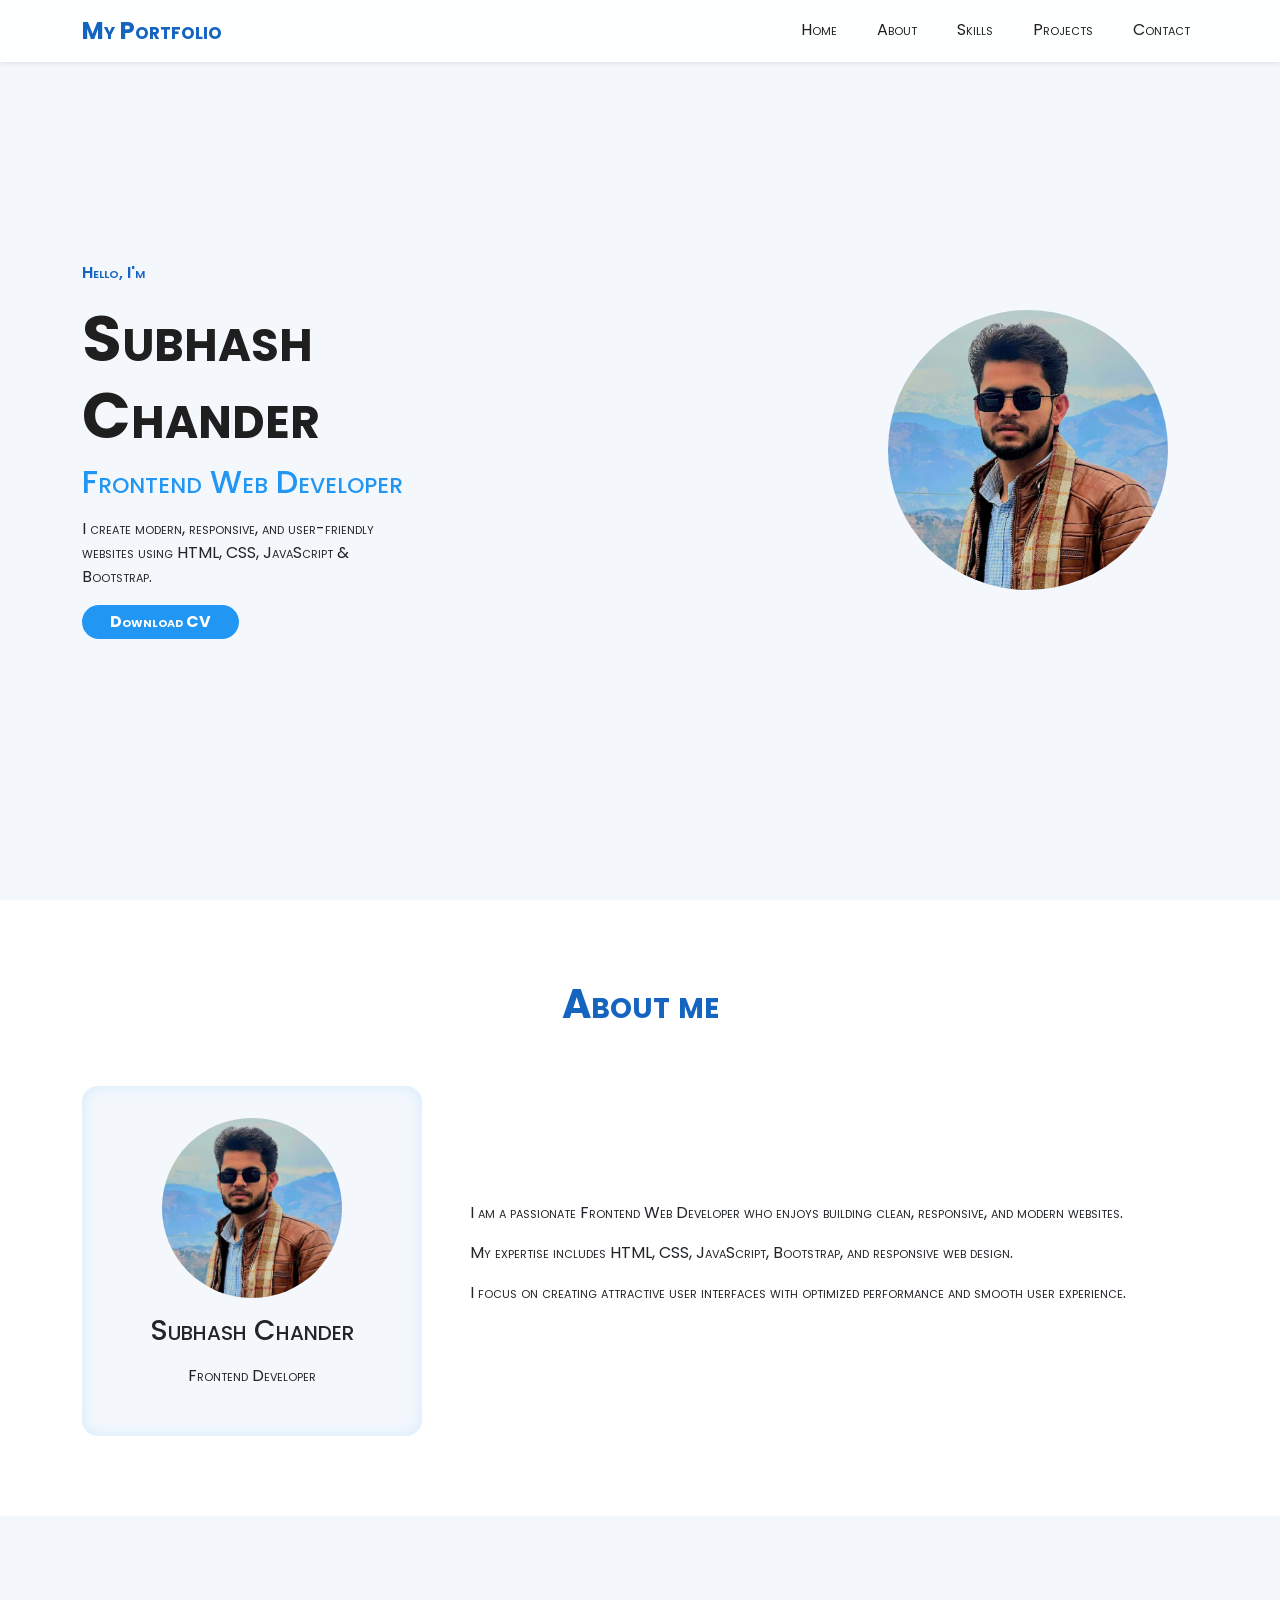
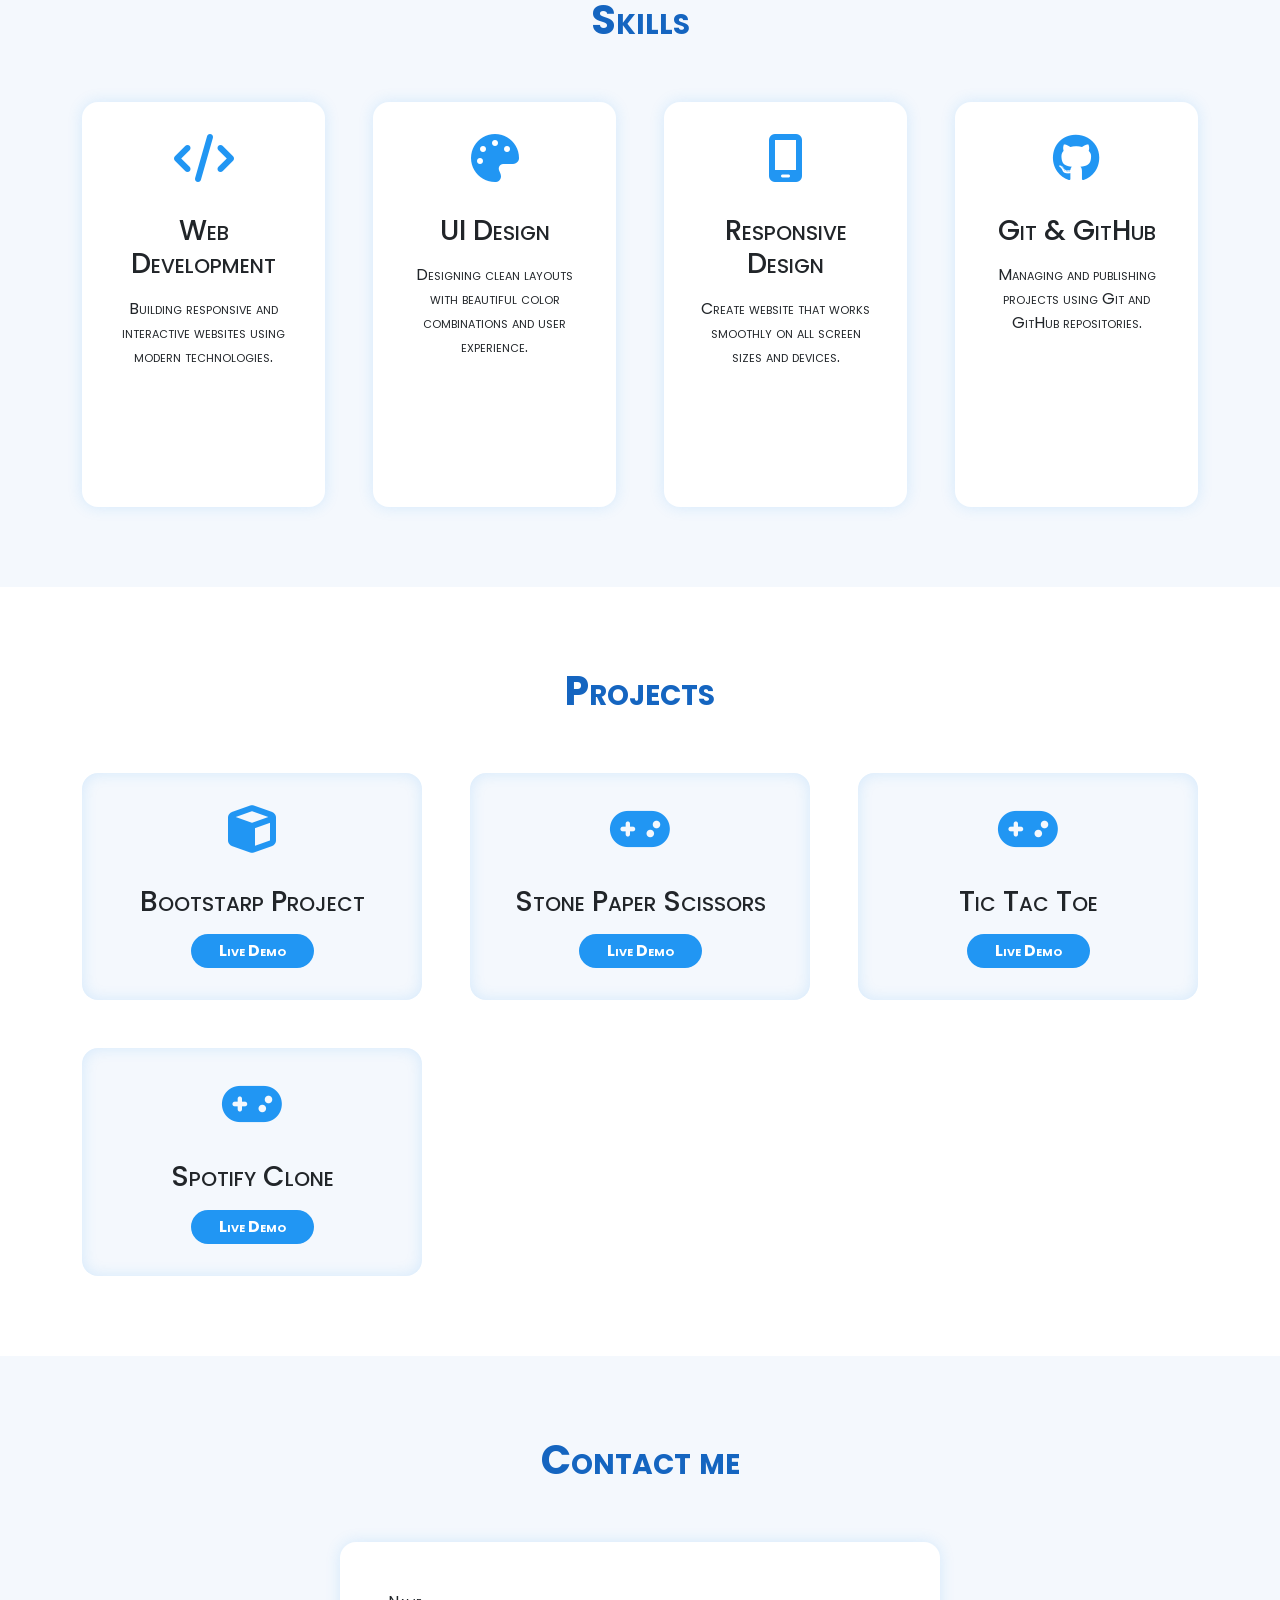
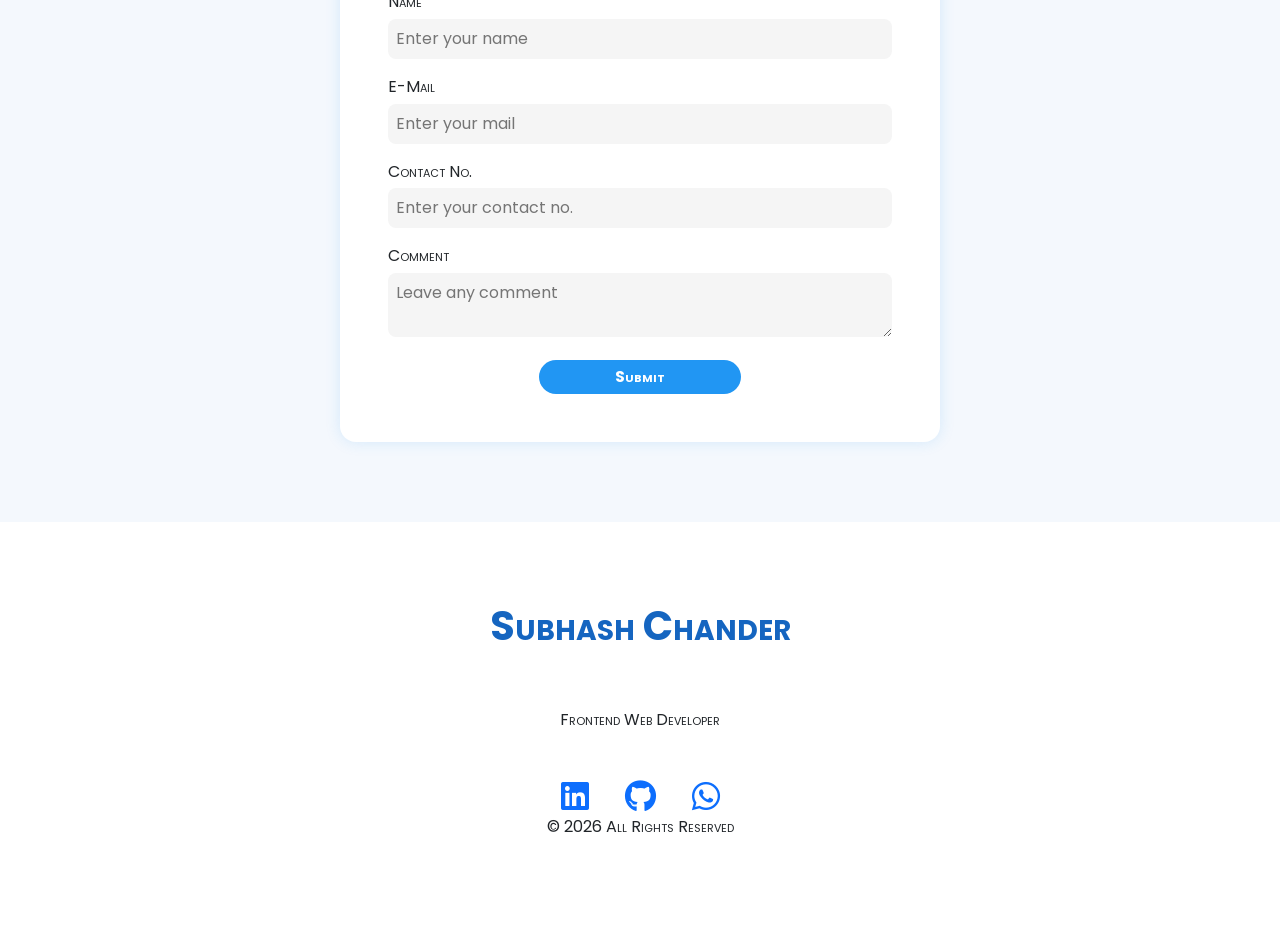
<file: index.html>
<!doctype html>
<html lang="en">
  <head>
    <meta charset="UTF-8" />
    <meta name="viewport" content="width=device-width, initial-scale=1.0" />
    <!-- ==== FavIcon ==== -->
    <link
      rel="shortcut icon"
      href="Assets/Images/logo.png"
      type="image/x-icon"
    />
    <!-- ==== Bootstarp CSS File ==== -->
    <link
      rel="stylesheet"
      href="https://cdn.jsdelivr.net/npm/bootstrap@5.3.8/dist/css/bootstrap.min.css"
    />
    <!-- ==== Font Awesome CDN File ==== -->
    <link
      rel="stylesheet"
      href="https://cdnjs.cloudflare.com/ajax/libs/font-awesome/6.4.0/css/all.min.css"
    />
    <!-- ==== Main CSS File ==== -->
    <link rel="stylesheet" href="Assets/CSS files/style.css" />
    <!-- ==== Media query CSS File ==== -->
    <link rel="stylesheet" href="Assets/CSS files/media.css" />
    <title>Portfolio</title>
  </head>
  <body>
    <!-- ==== Navbar ==== -->
    <nav class="navbar navbar-expand-lg fixed-top shadow-sm">
      <div class="container">
        <a href="#" class="navbar-brand logo">My Portfolio</a>
        <button
          class="navbar-toggler"
          type="button"
          data-bs-toggle="collapse"
          data-bs-target="#navMenu"
        >
          <span class="navbar-toggler-icon"></span>
        </button>
        <div class="collapse navbar-collapse" id="navMenu">
          <ul class="navbar-nav ms-auto gap-lg-4 text-center">
            <li class="nav-item">
              <a href="#home" class="nav-link">Home</a>
            </li>
            <li class="nav-item">
              <a href="#about" class="nav-link">About</a>
            </li>
            <li class="nav-item">
              <a href="#skills" class="nav-link">Skills</a>
            </li>
            <li class="nav-item">
              <a href="#project" class="nav-link">Projects</a>
            </li>
            <li class="nav-item">
              <a href="#contact" class="nav-link">Contact</a>
            </li>
          </ul>
        </div>
      </div>
    </nav>
    <!-- ==== Hero Section ==== -->
    <header id="home" class="hero-section">
      <div class="container">
        <div class="row align-items-center justify-content-between g-5">
          <div class="col-lg-4 text-center text-lg-start">
            <p class="intro">Hello, I'm</p>
            <h1>Subhash Chander</h1>
            <h2>Frontend Web Developer</h2>
            <p class="hero-text">
              I create modern, responsive, and user-friendly websites using
              HTML, CSS, JavaScript & Bootstrap.
            </p>
            <button class="main-btn">
              <a href="Assets/My CV/Subhash Chander CV.pdf" target="_blank"
                >Download CV</a
              >
            </button>
          </div>
          <div class="col-lg-4 text-center">
            <img
              src="Assets/Images/DP.jpeg"
              alt="Image"
              width="280"
              class="hero-img"
            />
          </div>
        </div>
      </div>
    </header>
    <!-- ==== About Scetion ==== -->
    <section id="about" class="section-padding">
      <div class="container">
        <div class="section-title text-center mb-5 headings">
          <h2>About me</h2>
        </div>
        <div class="row align-items-center g-5">
          <div class="col-lg-4 text-center">
            <div class="about-card">
              <img
                src="Assets/Images/DP.jpeg"
                width="180"
                alt="Profile Image"
              />
              <h3>Subhash Chander</h3>
              <p>Frontend Developer</p>
            </div>
          </div>
          <div class="col-lg-8">
            <div class="about-content">
              <p>
                I am a passionate Frontend Web Developer who enjoys building
                clean, responsive, and modern websites.
              </p>
              <p>
                My expertise includes HTML, CSS, JavaScript, Bootstrap, and
                responsive web design.
              </p>
              <p>
                I focus on creating attractive user interfaces with optimized
                performance and smooth user experience.
              </p>
            </div>
          </div>
        </div>
      </div>
    </section>
    <!-- ---- Skills Section ==== -->
    <section id="skills" class="section-padding">
      <div class="container">
        <div class="section-title text-center mb-5 headings">
          <h2>Skills</h2>
        </div>
        <div class="row align-items-center g-5">
          <div class="col-md-6 col-lg-3">
            <div class="skill-card">
              <i class="fa-solid fa-code"></i>
              <h3>Web Development</h3>
              <p>
                Building responsive and interactive websites using modern
                technologies.
              </p>
            </div>
          </div>
          <div class="col-md-6 col-lg-3">
            <div class="skill-card">
              <i class="fa-solid fa-palette"></i>
              <h3>UI Design</h3>
              <p>
                Designing clean layouts with beautiful color combinations and
                user experience.
              </p>
            </div>
          </div>
          <div class="col-md-6 col-lg-3">
            <div class="skill-card">
              <i class="fa-solid fa-mobile-screen"></i>
              <h3>Responsive Design</h3>
              <p>
                Create website that works smoothly on all screen sizes and
                devices.
              </p>
            </div>
          </div>
          <div class="col-md-6 col-lg-3">
            <div class="skill-card">
              <i class="fa-brands fa-github"></i>
              <h3>Git & GitHub</h3>
              <p>
                Managing and publishing projects using Git and GitHub
                repositories.
              </p>
            </div>
          </div>
        </div>
      </div>
    </section>
    <!-- ==== Project Section ==== -->
    <section id="project" class="section-padding">
      <div class="container">
        <div class="section-title text-center mb-5 headings">
          <h2>Projects</h2>
        </div>
        <div class="row align-items-center g-5">
          <div class="col-md-6 col-lg-4">
            <div class="project-card">
              <i class="fa-solid fa-cube"></i>
              <h3>Bootstarp Project</h3>
              <button class="main-btn">
                <a href="Assets/Projects/Bootstrap project/index.html" target="_blank"
                  >Live Demo</a
                >
              </button>
            </div>
          </div>
          <div class="col-md-6 col-lg-4">
            <div class="project-card">
              <i class="fa-solid fa-gamepad"></i>
              <h3>Stone Paper Scissors</h3>
              <button class="main-btn">
                <a href="Assets/Projects/Stone Paper Scissors/index.html" target="_blank"
                  >Live Demo</a
                >
              </button>
            </div>
          </div>
          <div class="col-md-6 col-lg-4">
            <div class="project-card">
              <i class="fa-solid fa-gamepad"></i>
              <h3>Tic Tac Toe</h3>
              <button class="main-btn">
                <a href="Assets/Projects/Tic Tac Toe/index.html" target="_blank">Live Demo</a>
              </button>
            </div>
          </div>
          <div class="col-md-6 col-lg-4">
            <div class="project-card">
              <i class="fa-solid fa-gamepad"></i>
              <h3>Spotify Clone</h3>
              <button class="main-btn">
                <a href="Assets/Projects/Spotify Clone/index.html" target="_blank">Live Demo</a>
              </button>
            </div>
          </div>
        </div>
      </div>
    </section>
    <!-- ==== Contact Section ==== -->
     <section id="contact" class="section-padding">
      <div class="container">
        <div class="section-title text-center mb-5 headings">
          <h2>Contact me</h2>
        </div>
        <div class="contact-form p-5 rounded-4">
          <form id="contactForm" >
            <label for="name">Name</label>
            <input type="text" name="name" id="name" placeholder="Enter your name">
            <label for="e-mail">E-Mail</label>
            <input type="email" name="e-mail" id="e-mail" placeholder="Enter your mail">
            <label for="number">Contact No.</label>
            <input type="number" name="number" id="number" placeholder="Enter your contact no.">
            <label for="comment">Comment</label>
            <textarea name="comment" id="comment" placeholder="Leave any comment"></textarea>
            <div class="form-btn">
              <button class="main-btn" type="submit">Submit</button>
            </div>
          </form>
        </div>
      </div>
     </section>
     <!-- ==== Footer Section ==== -->
     <footer>
      <div class="container text-center section-padding">
        <div class="section-title mb-5 headings">
          <h2>Subhash Chander</h2>
        </div>
        <p>Frontend Web Developer</p>
        <div class="social-icon mt-5">
          <a href="https://www.linkedin.com/in/subhash-chander-339a29242/" target="_blank"><i class="fa-brands fa-linkedin"></i></a>
          <a href="https://github.com/SubhashR43" target="_blank"><i class="fa-brands fa-github"></i></a>
          <a href="https://wa.me/919888132143" target="_blank"><i class="fa-brands fa-whatsapp"></i></a>
        </div>
        <p>&copy; 2026 All Rights Reserved</p>
      </div>
     </footer>
    <!-- ==== Main Script File ==== -->
    <script src="Assets/JavaScript/script.js"></script>
    <!-- ==== Bootstarp Script File ==== -->
    <script src="https://cdn.jsdelivr.net/npm/bootstrap@5.3.8/dist/js/bootstrap.bundle.min.js"></script>
  </body>
</html>
</file>
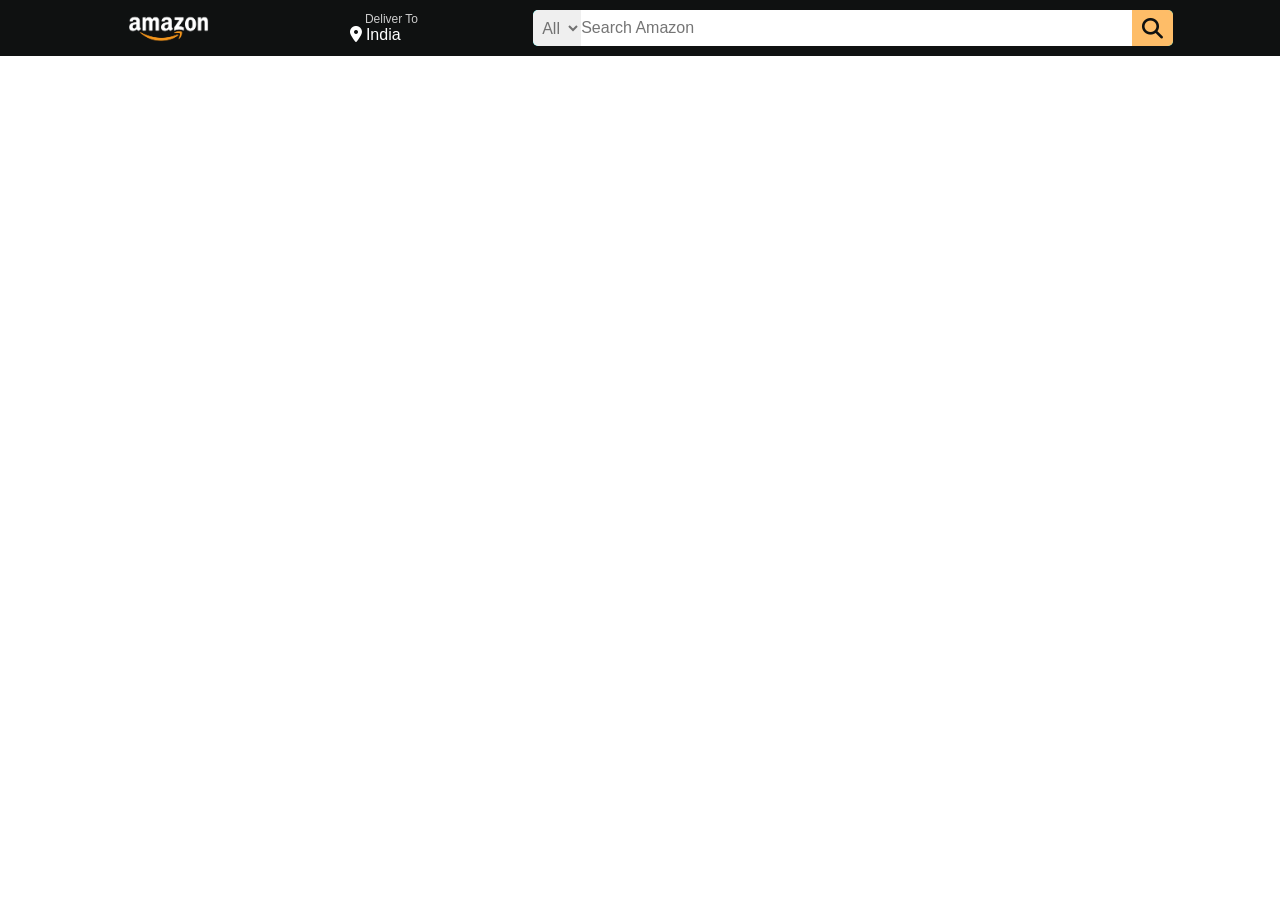
<file: Assets/Projects/Amazon Clone/index.html>
<!DOCTYPE html>
<html lang="en">

<head>
    <meta charset="UTF-8">
    <meta name="viewport" content="width=device-width, initial-scale=1.0">
    <title>Web Portfolio</title>
    <link rel="stylesheet" href="style.css">
    <link rel="stylesheet" href="https://cdnjs.cloudflare.com/ajax/libs/font-awesome/6.7.2/css/all.min.css"
        integrity="sha512-Evv84Mr4kqVGRNSgIGL/F/aIDqQb7xQ2vcrdIwxfjThSH8CSR7PBEakCr51Ck+w+/U6swU2Im1vVX0SVk9ABhg=="
        crossorigin="anonymous" referrerpolicy="no-referrer" />
</head>

<body>
    <!-- Header section  -->
    <header>
        <!-- Nav logo HTML -->
        <nav class="navbar">
            <div class="nav-logo border">
                <div class="logo"></div>
            </div>
            <!-- Nav address HTML  -->
            <div class="nav-address border">
                <p id="first-word">Deliver To</p>
                <div class="address-icon">
                    <i class="fa-solid fa-location-dot"></i>
                    <p>India</p>
                </div>
            </div>
            <!-- Nav search HTML  -->
            <div class="search">
                <select name="select" id="select">
                    <option value="all">All</option>
                </select>
                <input type="text" placeholder="Search Amazon" Class="search-input">
                <div class="search-icon">
                    <i class="fa-solid fa-magnifying-glass"></i>
                </div>
            </div>
        </nav>
    </header>
    <!-- Content section  -->
    <main>

    </main>
    <!-- Footer section  -->
    <footer>

    </footer>
</body>

</html>
</file>
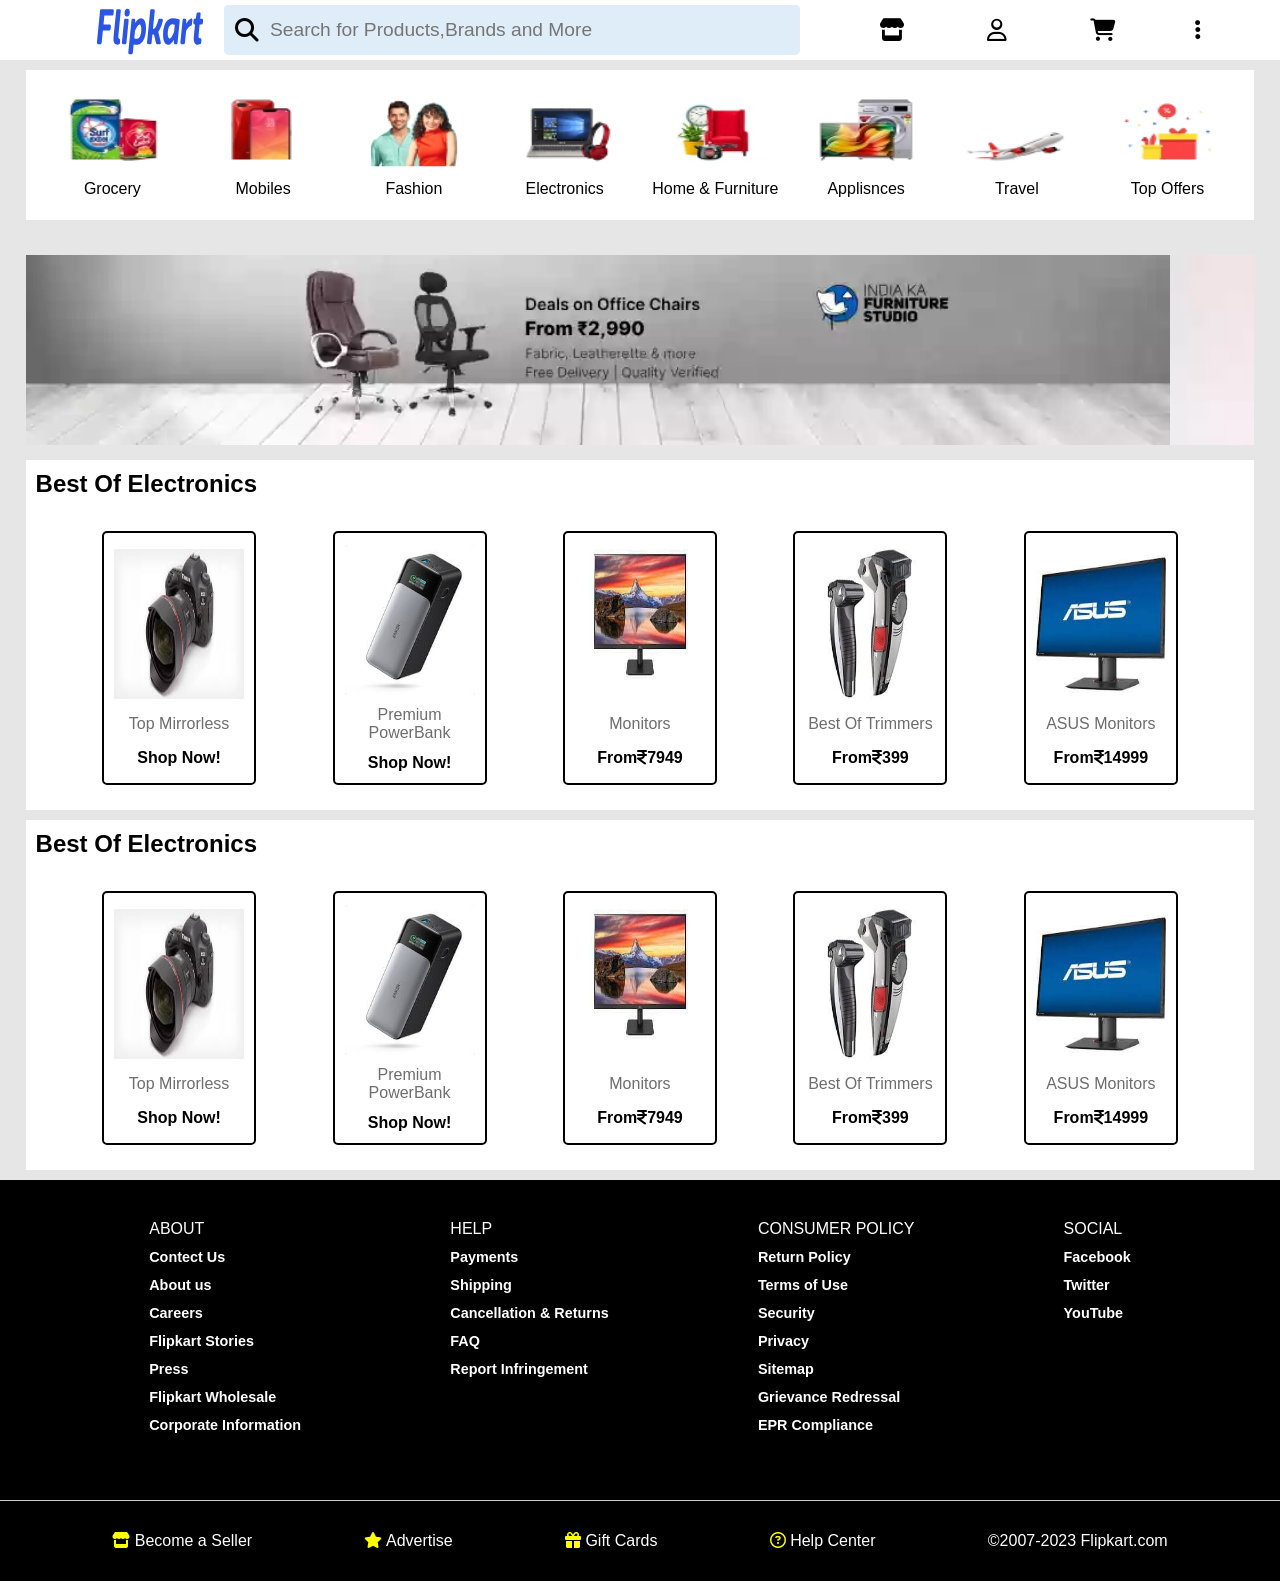
<file: Assets/Projects/Flipkat-clone/index.html>
<!DOCTYPE html>
<html lang="en">

<head>
    <meta charset="UTF-8">
    <meta http-equiv="X-UA-Compatible" content="IE=edge">
    <meta name="viewport" content="width=device-width, initial-scale=1.0">
    <link rel="stylesheet" href="style.css">
    <link rel="stylesheet" href="https://cdnjs.cloudflare.com/ajax/libs/font-awesome/6.4.0/css/all.min.css">
    <link rel="shortcut icon" href="filpkart-logo.jpg" type="image/x-icon">
    <title>Online Shopping Site for Mobiles,Electronics,Furniture,Grocery,Lifestyle,Books & More. Best Offers!</title>
</head>

<body>
    <!-- Project Start -->
    <!-- This is the header section html code  -->
    <header>
        <!-- This is upper section in header section  -->
        <div class="upper-sec">
            <!-- This is flipkart logo section in upper-sec -->
            <div class="logo">
                <div class="logo-img"></div>
            </div>
            <!-- This is search bar section in uppper section  -->
            <div class="search-bar">
                <i class="fa-solid fa-magnifying-glass"></i>
                <input type="text" placeholder="Search for Products,Brands and More">
            </div>
            <!-- This is the seller section in uppper section  -->
            <div class="log-in-sec">
                <i class="fa-solid fa-store" title="Become a Seller"></i>
                <!-- This is the log in section in upper section  -->
                <i class="fa-regular fa-user" title="Log in You Account"></i>
                <!-- This is the cart section in upper section  -->
                <i class="fa-solid fa-cart-shopping" title="Cart"></i>
                <!-- This is the option section in upper section  -->
                <i class="fa-solid fa-ellipsis-vertical" title="Dropdown with more helpfull links"></i>
            </div>
        </div>
        <!-- This is the second header section in web page  -->
        <div class="second-sec">
            <div class="second-sec-img">
                <img src="grocery-img.webp" alt="Grocery image">
                <span>Grocery</span>
            </div>
            <div class="second-sec-img">
                <img src="mobiles.webp" alt="Mobiles image">
                <span>Mobiles</span>
            </div>
            <div class="second-sec-img">
                <img src="fashion.png" alt="fashion image">
                <span>Fashion</span>
            </div>
            <div class="second-sec-img">
                <img src="electronices.png" alt="Electronics image">
                <span>Electronics</span>
            </div>
            <div class="second-sec-img">
                <img src="home-furniture.png" alt="Home-furniture image">
                <span>Home & Furniture</span>
            </div>
            <div class="second-sec-img">
                <img src="appliances.webp" alt="appliances image">
                <span>Applisnces</span>
            </div>
            <div class="second-sec-img">
                <img src="travel.webp" alt="travel image">
                <span>Travel</span>
            </div>
            <div class="second-sec-img">
                <img src="top-offers.webp" alt="top-offers image">
                <span>Top Offers</span>
            </div>
        </div>
    </header>
    <!-- The header section is complete here  -->
    <!-- This is the start main section in webpage  -->
    <main>
        <!-- This is the slide bar section in main section -->
        <div class="slidebar">
            <img src="slide-img1.webp" alt="Chairs">
            <img src="slide-img2.webp" alt="Mobiles">
            <img src="slide-img3.webp" alt="flights tickets">
            <img src="slide-img4.webp" alt="flights image">
            <img src="slide-img5.webp" alt="clothes">
        </div>
        <!-- This is the shop section in main section  -->
        <div class="shop-sec">
            <h2>Best Of Electronics</h2>
            <div class="shop-box-sec">
                <div class="shop-box">
                    <img src="shop-sec-img1.jpg" alt="camara Image">
                    <p>Top Mirrorless</p>
                    <a href="#">Shop Now!</a>
                </div>
                <div class="shop-box">
                    <img src="shop-sec-img2.jpg" alt="PowerBank">
                    <p>Premium PowerBank</p>
                    <a href="#">Shop Now!</a>
                </div>
                <div class="shop-box">
                    <img src="shop-sec-img3.jpg" alt="Monitors">
                    <p>Monitors</p>
                    <a href="#">From<i class="fa-solid fa-indian-rupee-sign"></i>7949</a>
                </div>
                <div class="shop-box">
                    <img src="shop-sec-img4.jpg" alt="Trimmers">
                    <p>Best Of Trimmers</p>
                    <a href="#">From<i class="fa-solid fa-indian-rupee-sign"></i>399</a>
                </div>
                <div class="shop-box">
                    <img src="shop-sec-img5.jpg" alt="ASUS Monitors">
                    <p>ASUS Monitors</p>
                    <a href="#">From<i class="fa-solid fa-indian-rupee-sign"></i>14999</a>
                </div>
            </div>
        </div>
        <!-- This is the second shop section in main section  -->
        <div class="shop-sec">
            <h2>Best Of Electronics</h2>
            <div class="shop-box-sec">
                <div class="shop-box">
                    <img src="shop-sec-img1.jpg" alt="camara Image">
                    <p>Top Mirrorless</p>
                    <a href="#">Shop Now!</a>
                </div>
                <div class="shop-box">
                    <img src="shop-sec-img2.jpg" alt="PowerBank">
                    <p>Premium PowerBank</p>
                    <a href="#">Shop Now!</a>
                </div>
                <div class="shop-box">
                    <img src="shop-sec-img3.jpg" alt="Monitors">
                    <p>Monitors</p>
                    <a href="#">From<i class="fa-solid fa-indian-rupee-sign"></i>7949</a>
                </div>
                <div class="shop-box">
                    <img src="shop-sec-img4.jpg" alt="Trimmers">
                    <p>Best Of Trimmers</p>
                    <a href="#">From<i class="fa-solid fa-indian-rupee-sign"></i>399</a>
                </div>
                <div class="shop-box">
                    <img src="shop-sec-img5.jpg" alt="ASUS Monitors">
                    <p>ASUS Monitors</p>
                    <a href="#">From<i class="fa-solid fa-indian-rupee-sign"></i>14999</a>
                </div>
            </div>
        </div>
    </main>
    <footer>
        <!-- This is the foot panal1 in footer section  -->
        <div class="foot-panal1">
            <!-- This is foot list in foot panal  -->
            <div class="foot-list1">
                <ul>
                    <li>ABOUT</li>
                    <li><a href="#">Contect Us</a></li>
                    <li><a href="#">About us</a></li>
                    <li><a href="#">Careers</a></li>
                    <li><a href="#">Flipkart Stories</a></li>
                    <li><a href="#">Press</a></li>
                    <li><a href="#">Flipkart Wholesale</a></li>
                    <li><a href="#">Corporate Information</a></li>
                </ul>
                <ul>
                    <li>HELP</li>
                    <li><a href="#">Payments</a></li>
                    <li><a href="#">Shipping</a></li>
                    <li><a href="#">Cancellation & Returns</a></li>
                    <li><a href="#">FAQ</a></li>
                    <li><a href="#">Report Infringement</a></li>
                </ul>
                <ul>
                    <li>CONSUMER POLICY</li>
                    <li><a href="#">Return Policy</a></li>
                    <li><a href="#">Terms of Use</a></li>
                    <li><a href="#">Security</a></li>
                    <li><a href="#">Privacy</a></li>
                    <li><a href="#">Sitemap</a></li>
                    <li><a href="#">Grievance Redressal</a></li>
                    <li><a href="#">EPR Compliance</a></li>
                </ul>
                <ul>
                    <li>SOCIAL</li>
                    <li><a href="#">Facebook</a></li>
                    <li><a href="#">Twitter</a></li>
                    <li><a href="#">YouTube</a></li>
                </ul>
            </div>
        </div>
        <!-- This is the foot panal 2 in footer  -->
        <div class="foot-panal2">
            <p><i class="fa-solid fa-store" title="Become a Seller"></i> Become a Seller</p>
            <p><i class="fa-solid fa-star"></i> Advertise</p>
            <p><i class="fa-solid fa-gift"></i> Gift Cards</p>
            <p><i class="fa-regular fa-circle-question"></i> Help Center</p>
            <p>&copy;2007-2023 Flipkart.com</p>
        </div>
    </footer>
    <!-- Project End  -->
</body>

</html>
</file>
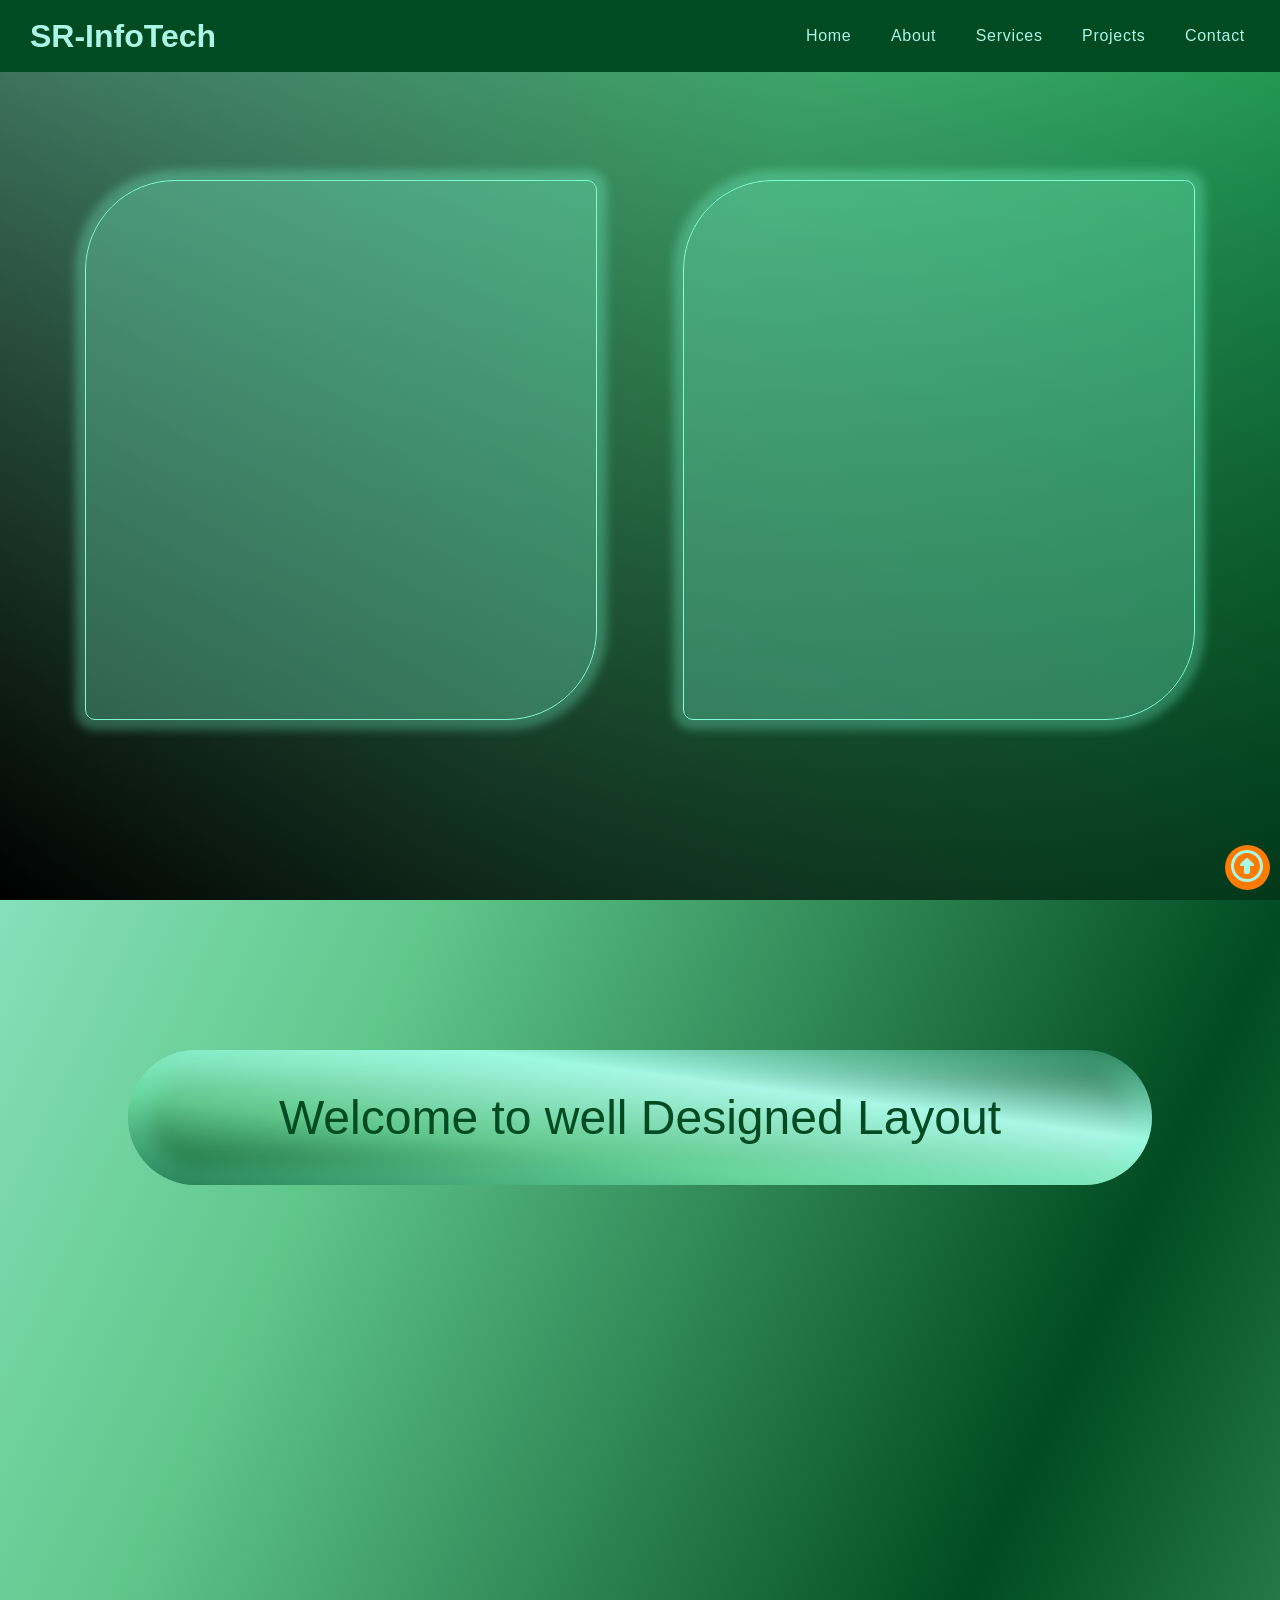
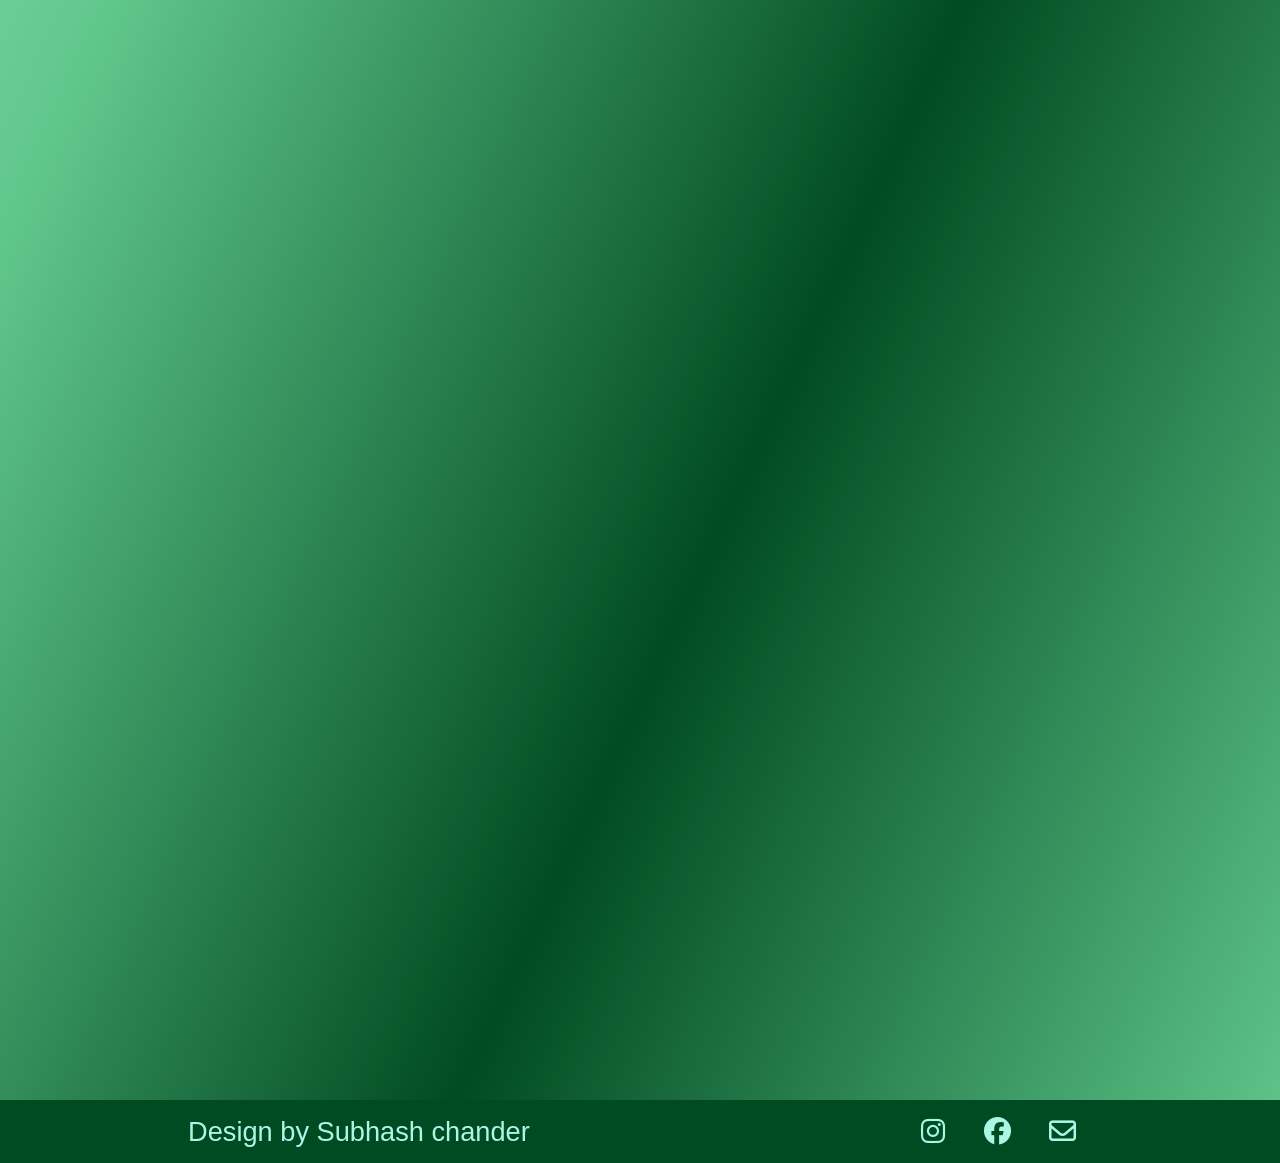
<file: Assets/Projects/Layout Design/index.html>
<!DOCTYPE html>
<html lang="en">

<head>
    <meta charset="UTF-8">
    <meta name="viewport" content="width=device-width, initial-scale=1.0">
    <link rel="stylesheet" href="style.css">
    <link rel="stylesheet" href="https://cdnjs.cloudflare.com/ajax/libs/font-awesome/6.6.0/css/all.min.css">
    <title>Layout Design</title>
</head>

<body>
    <Header id="top">
        <!-- There is navbar -->
        <div class="navbar">
            <h1>SR-InfoTech</h1>
            <nav>
                <ul>
                    <li><a href="https://www.google.com"  target="_blank">Home</a></li>
                    <li><a href="/">About</a></li>
                    <li><a href="/">Services</a></li>
                    <li><a href="/">Projects</a></li>
                    <li><a href="/">Contact</a></li>
                </ul>
            </nav>
        </div>
    </Header>
    <main>
        <!-- There is main content -->
        <div class="container">
            <div class="box"></div>
            <div class="box"></div>
        </div>
        <div class="panal">
            <p>Welcome to well Designed Layout</p>
        </div>
    </main>
    <footer>
        <!-- This is footer area -->
        <p>
            Design by Subhash chander
        </p>
        <div class="contact">
            <Span><a href="https://www.instagram.com" target="_blank"><i class="fa-brands fa-instagram"></i> </a></Span>
            <Span><a href="https://www.facbook.com" target="_blank"><i class="fa-brands fa-facebook"></i></a></Span>
            <Span><a href="https://www.gmail.com" target="_blank"><i class="fa-regular fa-envelope"></i></a></Span>
        </div>
    </footer>
    <div class="arrow">
        <span><a href="#top"><i class="fa-regular fa-circle-up"></i></a></span>
    </div>
</body>

</html>
</file>
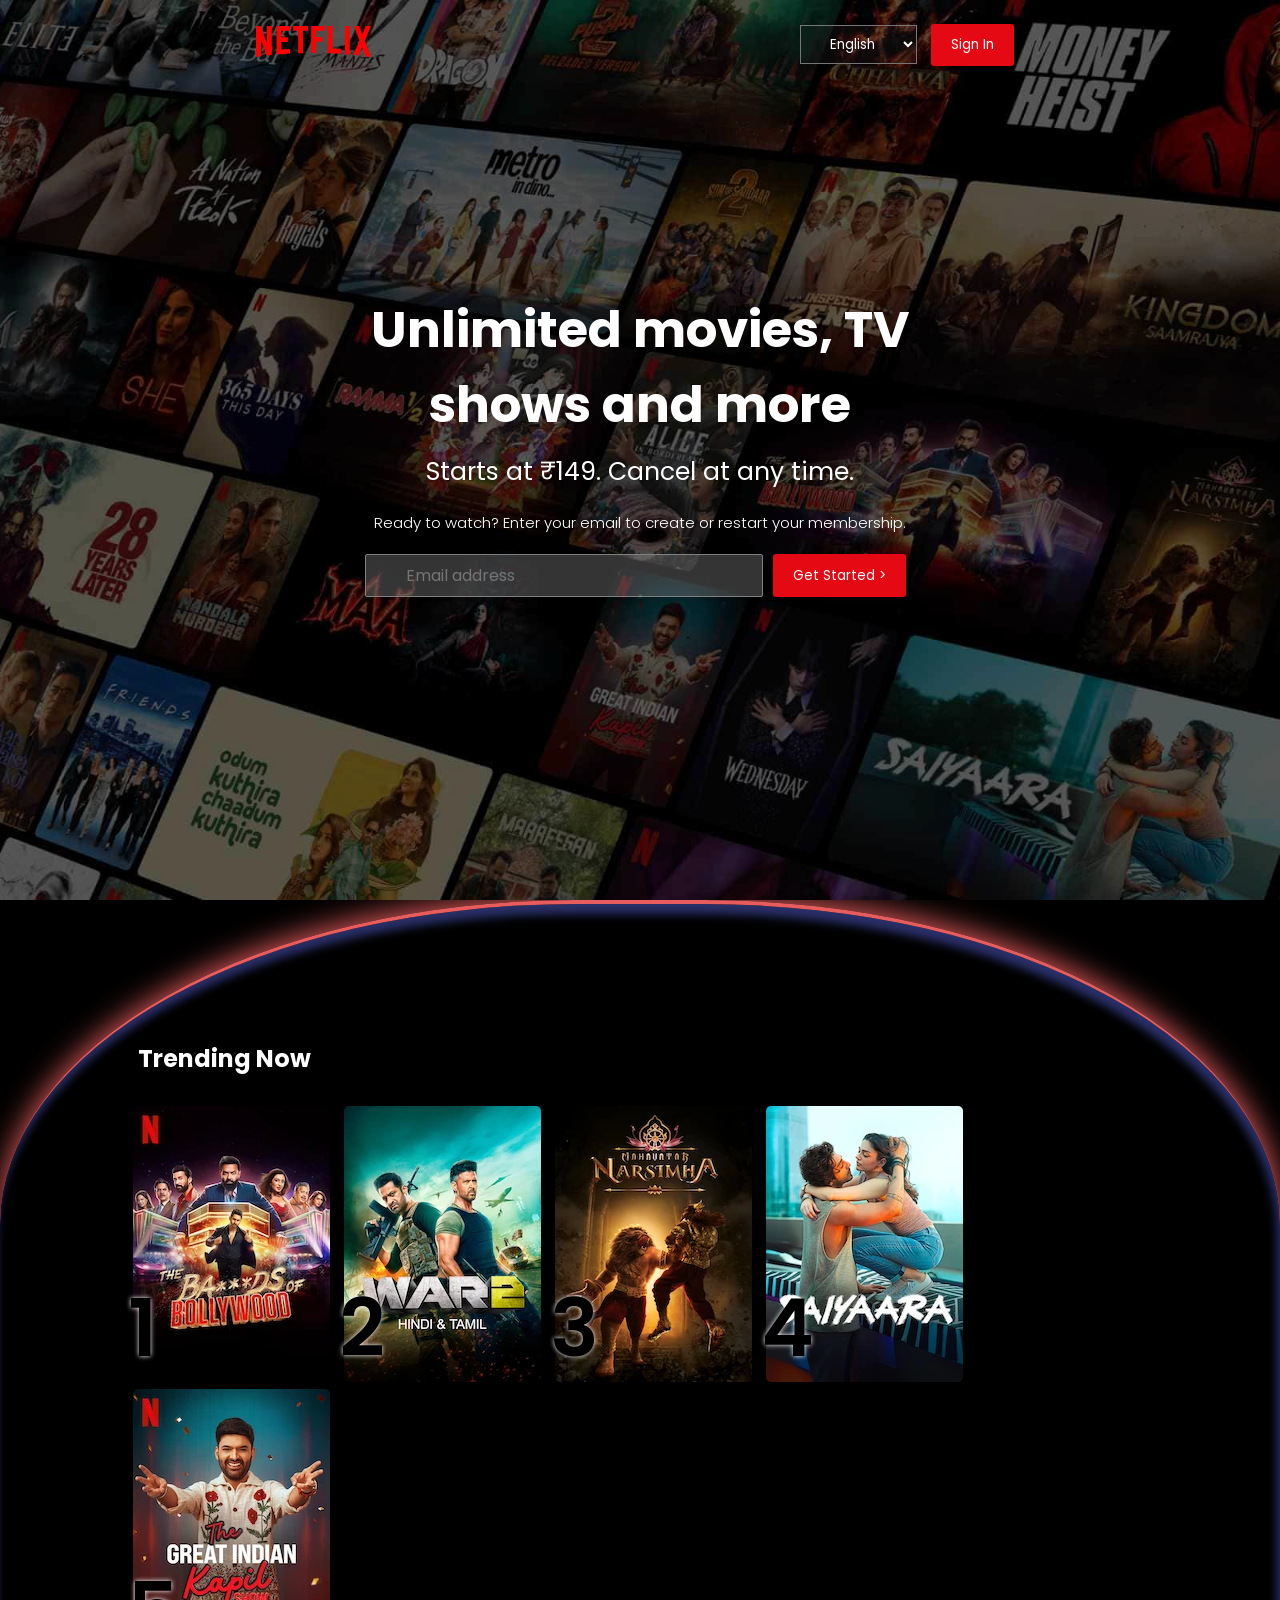
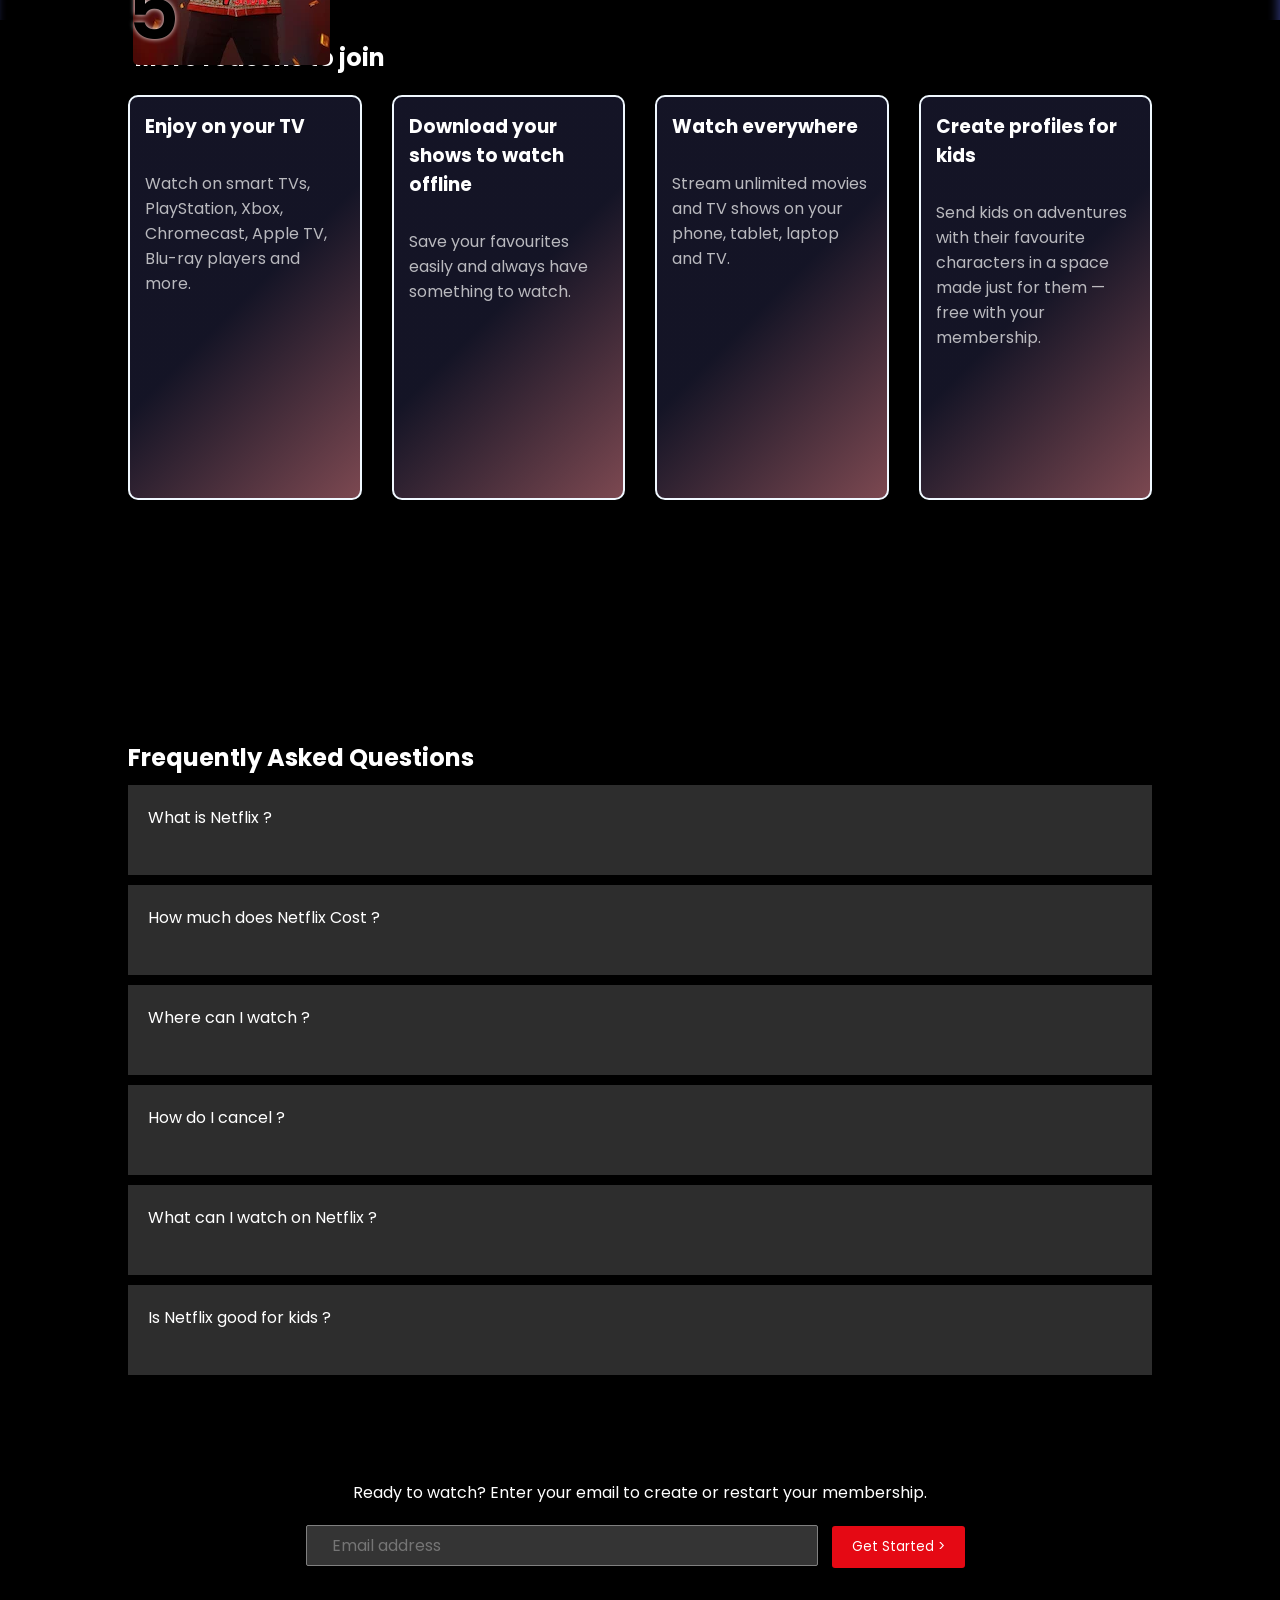
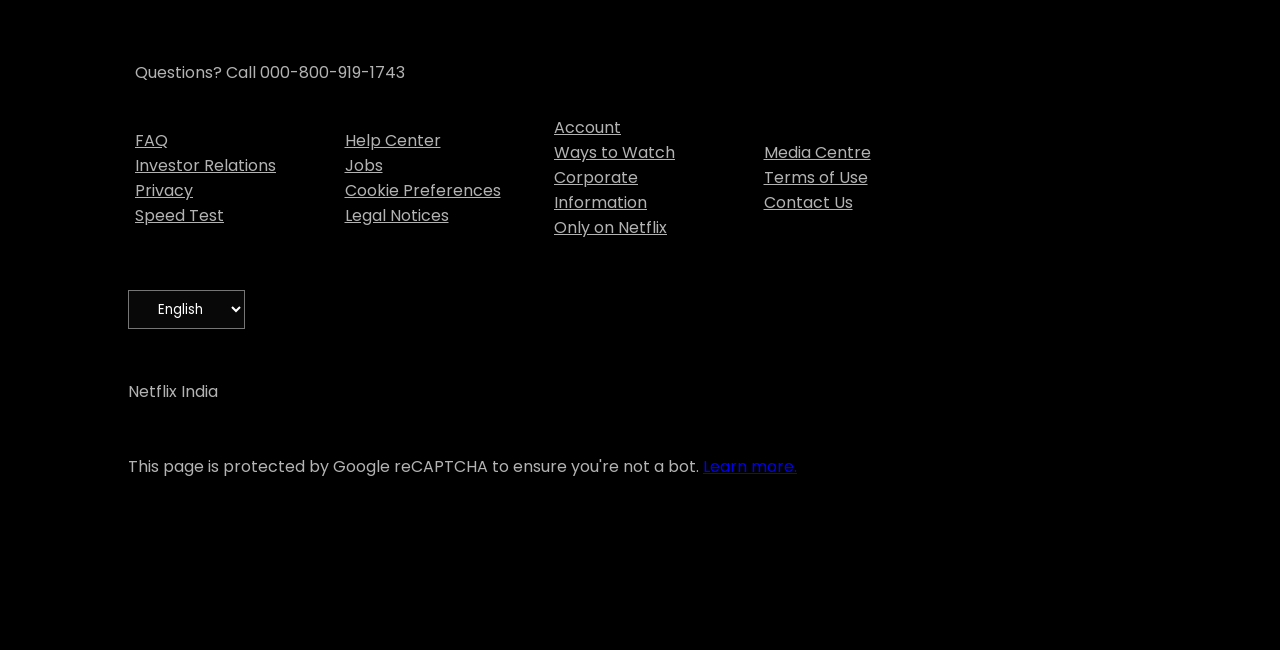
<file: Assets/Projects/Netflix clone/index.html>
<!DOCTYPE html>
<html lang="en">

<head>
    <meta charset="UTF-8">
    <meta name="viewport" content="width=device-width, initial-scale=1.0">
    <link rel="stylesheet" href="style.css">
    <title>Document</title>
</head>

<body>
    <!-- Netflix-Clone-Prject  -->
    <div class="main">

        <nav>
            <span><img width="115px" src="assest/images/logo.svg" alt="Logo"></span>
            <div class="buttons">
                <select name="language" id="language">
                    <option value="English">English</option>
                    <option value="Hindi">Hindi</option>
                </select>
                <button class="btn">
                    <a href="#signIn">Sign In</a>
                </button>
            </div>
        </nav>
        <div class="sub-main">
        </div>
        <div class="main-content">
            <span>Unlimited movies, TV shows and more</span>
            <span>Starts at ₹149. Cancel at any time.</span>
            <span>Ready to watch? Enter your email to create or restart your membership.</span>
            <div class="mail">
                <input type="email" placeholder="Email address">
                <button class="btn">
                    <a href="#">Get Started &gt;</a>
                </button>
            </div>
        </div>
    </div>
    <section class="sec-1">
        <div class="sec-content">
            <h2>Trending Now </h2>
            <span class="image-box">
                <img src="assest/images/card-1.webp" alt="1st image">
                <span class="num">1</span>
            </span>
            <span class="image-box">
                <img src="assest/images/card-2.webp" alt="2nd image">
                <span class="num">2</span>
            </span>
            <span class="image-box">
                <img src="assest/images/card-3.webp" alt="3rd image">
                <span class="num">3</span>
            </span>
            <span class="image-box">
                <img src="assest/images/card-4.webp" alt="4th image">
                <span class="num">4</span>
            </span>
            <span class="image-box">
                <img src="assest/images/card-5.webp" alt="5th image">
                <span class="num">5</span>
            </span>
        </div>
    </section>
    <section class="sec-2">
        <h2>More reasons to join</h2>
        <div class="sec2-content">
            <div class="sec-box">
                <h3>Enjoy on your TV</h3>
                <p>Watch on smart TVs, PlayStation, Xbox, Chromecast, Apple TV, Blu-ray players and more.</p>
            </div>
            <div class="sec-box">
                <h3>Download your shows to watch offline</h3>
                <p>Save your favourites easily and always have something to watch.</p>
            </div>
            <div class="sec-box">
                <h3>Watch everywhere</h3>
                <p>Stream unlimited movies and TV shows on your phone, tablet, laptop and TV.</p>
            </div>
            <div class="sec-box">
                <h3>Create profiles for kids</h3>
                <p>Send kids on adventures with their favourite characters in a space made just for them — free with
                    your membership.</p>
            </div>
        </div>
    </section>
    <section class="sec-3">
        <h2>Frequently Asked Questions</h2>
        <div class="sec3-content">
            <p>What is Netflix ?</p>
        </div>
        <div class="sec3-content">
            <p>How much does Netflix Cost ?</p>
        </div>
        <div class="sec3-content">
            <p>Where can I watch ?</p>
        </div>
        <div class="sec3-content">
            <p>How do I cancel ?</p>
        </div>
        <div class="sec3-content">
            <p>What can I watch on Netflix ?</p>
        </div>
        <div class="sec3-content">
            <p>Is Netflix good for kids ?</p>
        </div>
    </section>
    <section class="end-mail">
        <span>Ready to watch? Enter your email to create or restart your membership.</span>
        <div class="mail">
            <input type="email" placeholder="Email address">
            <button class="btn">
                <a href="#">Get Started &gt;</a>
            </button>
        </div>
    </section>
    <section class="end-content">
        <span>Questions? Call 000-800-919-1743</span>
        <div class="end">
            <ul>
                <li><a href="#">FAQ</a></li>
                <li><a href="#">Investor Relations</a></li>
                <li><a href="#">Privacy</a></li>
                <li><a href="#">Speed Test</a></li>
            </ul>
            <ul>
                <li><a href="#">Help Center</a></li>
                <li><a href="#">Jobs</a></li>
                <li><a href="#">Cookie Preferences</a></li>
                <li><a href="#">Legal Notices</a></li>
            </ul>
            <ul>
                <li><a href="#">Account</a></li>
                <li><a href="#">Ways to Watch</a></li>
                <li><a href="#">Corporate Information</a></li>
                <li><a href="#">Only on Netflix</a></li>
            </ul>
            <ul>
                <li><a href="#">Media Centre</a></li>
                <li><a href="#">Terms of Use</a></li>
                <li><a href="#">Contact Us</a></li>
            </ul>
        </div>
    </section>
    <footer>
        <select name="language" id="language">
            <option value="English">English</option>
            <option value="Hindi">Hindi</option>
        </select>
        <span>Netflix India</span>
        <p>This page is protected by Google reCAPTCHA to ensure you're not a bot. <a href="#">Learn more.</a></p>
    </footer>
</body>

</html>
</file>
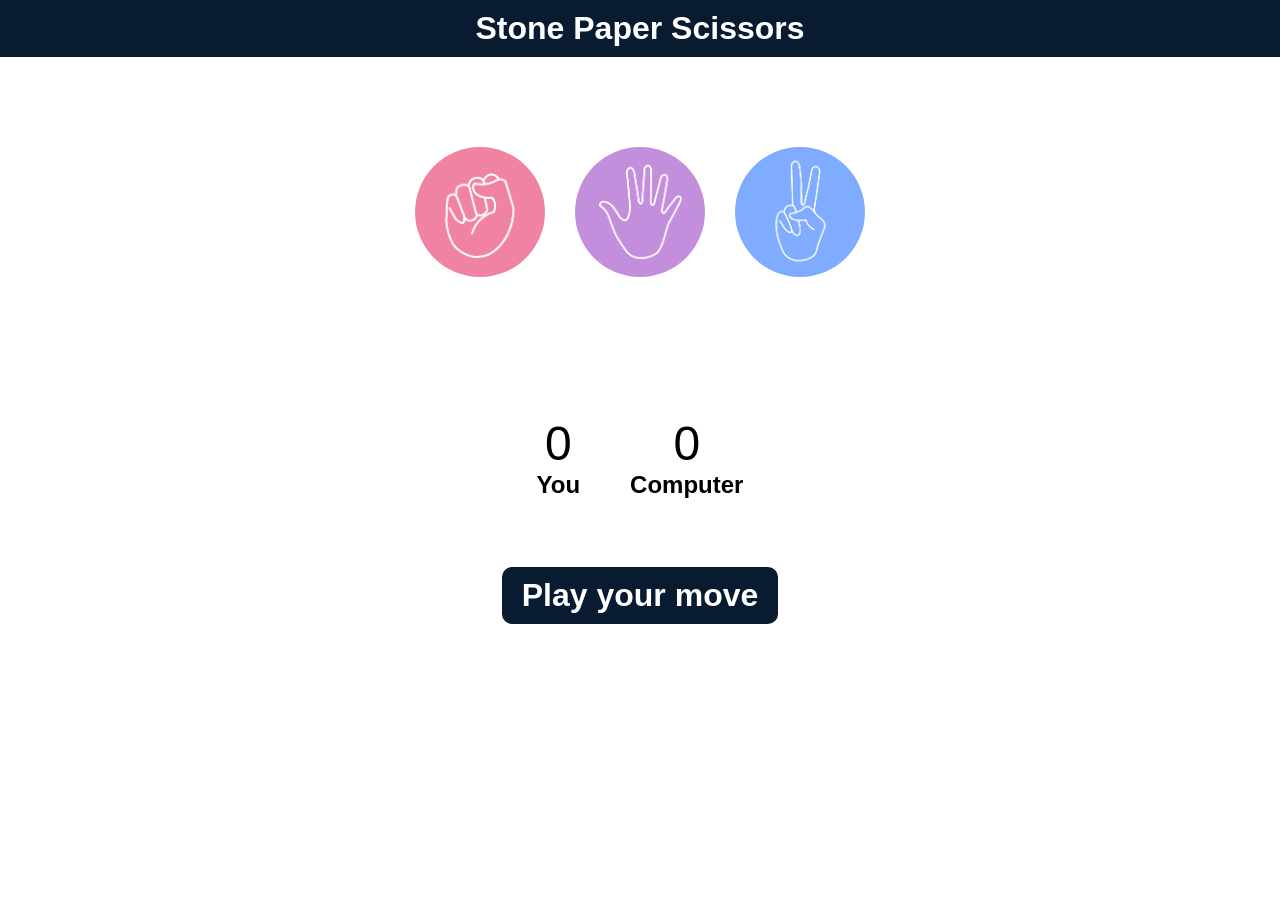
<file: Assets/Projects/Stone Paper Scissors/index.html>
<!DOCTYPE html>
<html lang="en">

<head>
    <meta charset="UTF-8">
    <meta name="viewport" content="width=device-width, initial-scale=1.0">
    <link rel="stylesheet" href="style.css">
    <title>Stone Paper Scissors</title>
</head>

<body>
    <!-- Project start here -->
    <!-- Heading -->
    <h1>Stone Paper Scissors</h1>
    <!-- Choices Images -->
    <div class="choices">
        <div class="choice" id="rock">
            <img src="Images/rock.png" alt="Rock-Image" />
        </div>
        <div class="choice" id="paper">
            <img src="Images/paper.png" alt="Paper-Image" />
        </div>
        <div class="choice" id="scissors">
            <img src="Images/scissors.png" alt="scissors-Image" />
        </div>
    </div>
    <!--   Score board -->
    <div class="score-board">
        <div class="score">
            <p id="user-score">0</p>
            <p>You</p>
        </div>
        <div class="score">
            <p id="computer-score">0</p>
            <p>Computer</p>
        </div>
    </div>
    <!-- Massege for Score -->
    <div class="msg-container">
        <p id="msg">Play your move</p>
    </div>
    <!-- script file here -->
    <script src="script.js"></script>
</body>

</html>
</file>
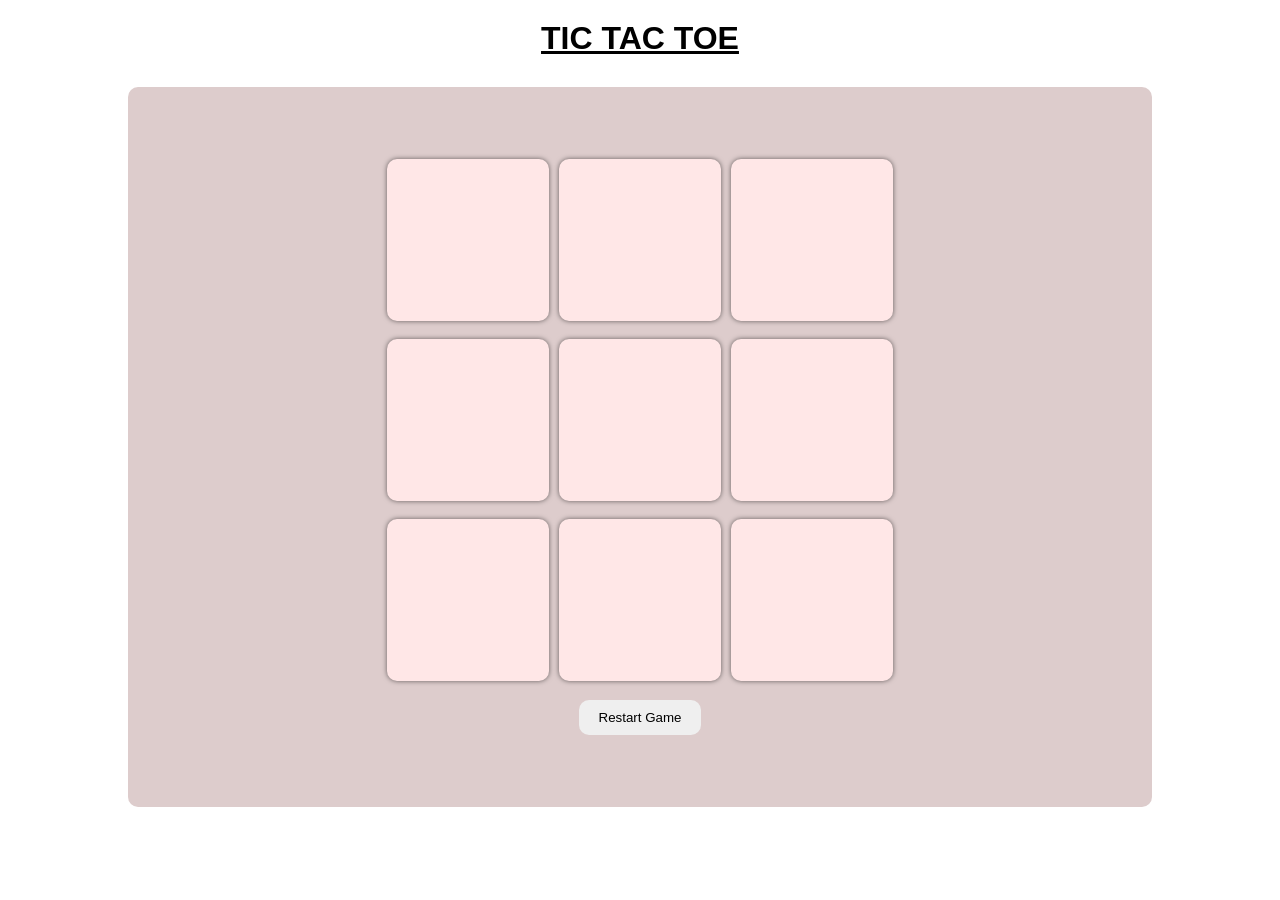
<file: Assets/Projects/Tic Tac Toe/index.html>
<!doctype html>
<html lang="en">
  <head>
    <meta charset="UTF-8" />
    <meta name="viewport" content="width=device-width, initial-scale=1.0" />
    <link rel="stylesheet" href="style.css" />
    <link rel="stylesheet" href="media.css">
    <title>Tic Tac Toe</title>
  </head>
  <body>
    <!-- There is container of game -->
    <h1>TIC TAC TOE</h1>

    <div class="msg-container hide">
      <p class="msg">Winner</p>
      <button class="new-btn">New Game</button>
    </div>
    <div class="container">
      <div class="game">
        <button class="box"></button>
        <button class="box"></button>
        <button class="box"></button>
        <button class="box"></button>
        <button class="box"></button>
        <button class="box"></button>
        <button class="box"></button>
        <button class="box"></button>
        <button class="box"></button>
      </div>
      <button class="reset-btn">Restart Game</button>
    </div>
    <!-- There is script file -->
    <script src="script.js"></script>
  </body>
</html>
</file>
<file: Assets/CSS files/style.css>
@import url("https://fonts.googleapis.com/css2?family=Poppins:wght@300;400;500;600;700&display=swap");

:root {
  --primary: #2196f3;
  --secondary: #1565c0;
  --light: #f4f8fd;
  --white: #ffffff;
  --text: #1f1f1f;
  --nav: rgba(255, 255, 255, 0.9);
  --shadow: inset 0 0px 15px rgba(33, 150, 243, 0.15);
  --out-shadow: 0 0px 15px rgba(33, 150, 243, 0.15);
  --form-input-bg: #f5f5f5;
}

* {
  margin: 0;
  padding: 0;
  box-sizing: border-box;
  scroll-behavior: smooth;
  font-family: "Poppins", sans-serif;
  font-variant: small-caps;
}

body {
  background-color: var(--light);
}

/* ==== Button CSS ==== */
.main-btn a {
  color: var(--white);
  text-decoration: none;
}
.main-btn {
  border: none;
  padding: 5px 28px;
  font-weight: 700;
  border-radius: 2rem;
  background-color: var(--primary);
  transition: transform 0.5s ease;
}

.main-btn:hover {
  transform: translateY(-1px);
  background-color: var(--secondary);
}

/* ==== Headings CSS ==== */
.headings h2 {
  display: inline-block;
  cursor: default;
  font-size: 2.5rem;
  font-weight: 700;
  color: var(--secondary);
}

.headings h2::after {
  content: "";
  display: block;
  height: 2px;
  width: 0%;
  background-color: var(--secondary);
  margin: auto;
  transition: width 0.2s ease;
}

.headings:hover h2::after {
  width: 100%;
}

/* ==== NAVBAR ==== */
.navbar {
  background-color: var(--nav);
  backdrop-filter: blur(10px);
  z-index: 10;
  left: 0;
}

.navbar .logo {
  font-weight: 700;
  color: var(--secondary);
  font-size: 1.5rem;
}

.navbar-nav .nav-item a {
  color: var(--text);
}

.navbar-nav .nav-item a::after {
  content: "";
  display: block;
  height: 2px;
  width: 0%;
  background-color: var(--secondary);
  margin: auto;
  transition: width 0.2s ease;
}

.navbar-nav .nav-item a:hover::after {
  width: 100%;
}

/* ==== Hero Section ==== */
.hero-section {
  min-height: 100vh;
  display: flex;
  align-items: center;
}

.intro {
  color: var(--secondary);
  font-weight: 600;
}

.hero-section h1 {
  font-size: 4rem;
  font-weight: 700;
  color: var(--text);
}

.hero-section h2 {
  margin-bottom: 1rem;
  color: var(--primary);
}

.hero-text {
  line-height: 1.5;
  margin-bottom: 1rem;
}

.hero-img {
  max-width: 100%;
  border-radius: 50%;
  box-shadow: var(--shadow);
  transition: transform 0.8s ease;
}

.hero-img:hover {
  transform: scale(1.02);
}

/* ==== About Section CSS ==== */
#about {
  background-color: var(--white);
}

.section-padding {
  padding: 80px 0px;
}

.about-card img {
  border-radius: 50%;
  margin-bottom: 1rem;
  box-shadow: var(--shadow);
}

.about-card h3 {
  margin-bottom: 1rem;
}

.about-card,
.project-card,
.skill-card {
  background-color: var(--light);
  border-radius: 1rem;
  padding: 2rem;
  box-shadow: var(--shadow);
  text-align: center;
  transition: transform 0.8s ease;
}

.about-card:hover,
.project-card:hover,
.skill-card:hover {
  transform: translateY(-10px);
}

/* ==== Skills Section CSS ==== */
.skill-card {
  background-color: var(--white);
  height: 45vh;
  box-shadow: var(--out-shadow);
}

.skill-card i,
.project-card i {
  color: var(--primary);
  font-size: 3rem;
  margin-bottom: 2rem;
}

.skill-card h3,
.project-card h3 {
  margin-bottom: 1rem;
}

/* ==== Project section CSS ==== */
#project {
  background-color: var(--white);
}

/* ==== Contact Section CSS ==== */
.contact-form {
  max-width: 600px;
  margin: auto;
  background-color: var(--white);
  box-shadow: var(--out-shadow);
}

.contact-form input,
.contact-form textarea {
  width: 100%;
  padding: 0.5rem;
  border: none;
  font-variant: normal;
  border-radius: 0.5rem;
  background-color: var(--form-input-bg);
  margin-bottom: 1rem;
  outline: none;
}

.contact-form label {
  margin-bottom: 0.3rem;
}

.contact-form .form-btn {
  width: 40%;
  margin: auto;
}

.form-btn button {
  color: var(--white);
  width: 100%;
  display: flex;
  justify-content: center;
}

/* ==== Footer Section CSS ==== */
footer {
  background-color: var(--white);
}

.social-icon a i {
  margin-inline: 1rem;
  font-size: 2rem;
  transition: transform 0.2s ease;
}

.social-icon i:hover {
  transform: translateY(-3px);
}
</file>
<file: Assets/CSS files/media.css>
/* Responsive */

@media (max-width: 992px) {
  .skill-card {
    background-color: var(--white);
    height: 30vh;
  }

  
}

@media (max-width: 768px) {
  .skill-card {
    background-color: var(--white);
    height: 30vh;
  }

  
}

@media (max-width: 576px) {
  .skill-card {
    background-color: var(--white);
    height: 30vh;
  }

  
}
</file>
<file: Assets/Projects/Amazon Clone/style.css>
* {
    margin: 0;
    padding: 0;
    box-sizing: border-box;
    font-family: Arial, Helvetica, sans-serif;
    color: #ffffff;
}

/* Navbar CSS */
.navbar {
    height: 3.5rem;
    width: 100vw;
    background-color: #0f1111;
    display: flex;
    align-items: center;
    justify-content: space-evenly;
}

.border {
    border: 2px solid transparent;
}

.border:hover {
    border: 2px solid white;
}

/* logo css  */
.nav-logo {
    height: 3.4rem;
    width: 10vw;
    display: flex;
    align-items: center;
    justify-content: cemter;
}

.logo {
    background-image: url(amazon_logo.png);
    background-size: cover;
    height: 3.4rem;
    width: 80%;
    margin-left: 8%;
}

/* nav-address CSS */
.nav-address {
    height: 3rem;
    padding: 6px;
}

#first-word {
    font-size: 0.75rem;
    color: #cccccc;
    margin-left: 15px;
}

.address-icon {
    display: flex;
}

.address-icon p {
    margin-left: 4px;
}

/* Nav search CSS */
.search{
    background-color: aqua;
    height: 2.2rem;
    width: 50vw;
    display: flex;
    justify-content: space-evenly;
    border-radius: 5px;
}

#select{
    /* height: 2.1rem; */
    width: 3.5rem;
    color: #727272;
    font-size: 1rem;
    text-align: center;
    border: none;
    border-radius:5px 0px 0px 5px ;
} 

#select:hover{
    color: #0f1111;
}

.search-input{
    width: 100%;
    color: #4e4e4e;
    font-size: 1rem;
    border: none;
}

.search-icon{
    width: 3rem;
    display: flex;
    align-items: center;
    justify-content: center;
    background-color: #febd68;
    border-radius:0px 5px 5px 0px ;
    font-size: 1.3rem;
}

.search-icon i {
    color: #0f1111;
}
</file>
<file: Assets/Projects/Flipkat-clone/style.css>
* {
    padding: 0px;
    margin: 0px;
    font-family: sans-serif;
    background-color: rgb(231, 230, 230);
}

/* This is header section in html web page */
header {
    height: 230px;
    width: 100%;
}

/* This is the upper section in header section  */
.upper-sec {
    height: 60px;
    width: 100%;
    background-color: white;
    display: flex;
    align-items: center;
    justify-content: space-evenly;
    position: fixed;
    top: 0px;
}

/* This is the logo section in upper section  */
.logo {
    height: 50px;
    width: 15vw;

}

.logo-img {
    background-image: url("flipkart-head-logo.svg");
    background-size: 100% 100%;
    background-color: white;
    height: 50px;
}

/* This is the search bar section in upper section  */
.search-bar {
    height: 50px;
    width: 45vw;
    display: flex;
    align-items: center;
    border-radius: 5px;
}

.search-bar i {
    height: 50px;
    width: 50px;
    font-size: 1.5rem;
    display: flex;
    align-items: center;
    justify-content: center;
    border-top-left-radius: 5px;
    border-bottom-left-radius: 5px;
    background-color: rgb(223, 237, 248);
}

.search-bar input {
    height: 50px;
    width: 100%;
    font-size: 1.2rem;
    color: rgba(66, 66, 66, 0.7);
    border: none;
    background-color: rgb(223, 237, 248);
    border-top-right-radius: 5px;
    border-bottom-right-radius: 5px;
}

/* This is the log in section in upper section  */
.log-in-sec {
    height: 50px;
    width: 35vw;
    display: flex;
    align-items: center;
    justify-content: space-evenly;
    font-size: 1.4rem;
    background-color: white;

}

.log-in-sec :nth-child(1) {
    height: 40px;
    width: 60px;
    display: flex;
    align-items: center;
    justify-content: center;
    cursor: pointer;
    background-color: white;
}

.log-in-sec :nth-child(2) {
    height: 40px;
    width: 60px;
    display: flex;
    align-items: center;
    justify-content: center;
    cursor: pointer;
    background-color: white;
}

/* This is the hover effect on log in option  */
.log-in-sec :nth-child(2):hover {
    background-color: #047BD5;
    color: white;
    border-radius: 20px;
}

.log-in-sec :nth-child(3) {
    height: 40px;
    width: 60px;
    display: flex;
    align-items: center;
    justify-content: center;
    cursor: pointer;
    background-color: white;
}

.log-in-sec :nth-child(4) {
    height: 40px;
    width: 40px;
    display: flex;
    align-items: center;
    justify-content: center;
    cursor: pointer;
    background-color: white;
}

.log-in-sec :nth-child(4):hover {
    background-color: #ccc;
    border-radius: 5px;
}

/* This is the second header section in html css  */
.second-sec {
    height: 150px;
    width: 96vw;
    margin: 10px auto;
    background-color: white;
    display: flex;
    align-items: center;
    justify-content: space-evenly;
    position: relative;
    top: 60px;
}

.second-sec-img {
    height: 120px;
    width: 10vw;
    background-color: white;
    display: flex;
    flex-direction: column;
    align-items: center;
    justify-content: space-evenly;
}

.second-sec-img img {
    height: 80px;
    width: 8vw;
    background-color: white;
}

.second-sec-img span {
    background-color: white;
}

.second-sec .second-sec-img span {
    text-align: center;
}

/* This is the slide bar section in main section css */
.slidebar {
    height: 200px;
    width: 96vw;
    margin: 10px auto;
    display: flex;
    align-items: center;
    overflow-x: auto;
    overflow-y: hidden;
}

.slidebar img {
    height: 190px;
    width: 96vw;
}

/* This is the shop section in main section css */
.shop-sec {
    height: 350px;
    width: 96vw;
    background-color: white;
    margin: 10px auto;
}

.shop-sec h2 {
    padding: 10px;
    background-color: white;
}

.shop-box-sec {
    height: 300px;
    width: 96vw;
    background-color: white;
    display: flex;
    align-items: center;
    justify-content: space-evenly;
}

.shop-box {
    height: 250px;
    width: 150px;
    border: 2px solid;
    border-radius: 5px;
    display: flex;
    flex-direction: column;
    align-items: center;
    justify-content: space-evenly;
    text-align: center;
    background-color: white;
}

.shop-box img {
    height: 150px;
    width: 130px;
    background-color: white;
}

.shop-box p {
    color: rgb(109, 109, 109);
    background-color: white;
}

.shop-box a {
    font-weight: 700;
    text-decoration: none;
    color: black;
    background-color: white;
}

.shop-box a i {
    background-color: white;
}

/* This is the foot panal 1 in footer section css */
.foot-panal1 {
    height: 320px;
    width: 100%;
    color: white;
    background-color: black;
    border-bottom: 1px solid #ccc;
}

/* This is the list section in foot panal 1 section css  */
.foot-list1 {
    height: 300px;
    width: 100%;
    color: white;
    background-color: black;
    display: flex;
    justify-content: space-evenly;
}


.foot-list1 ul {
    background-color: black;
    margin-block: 30px;
}

.foot-list1 ul li {
    list-style-type: none;
    margin-top: 10px;
    background-color: black;
}

.foot-list1 ul li a {
    text-decoration: none;
    color: white;
    background-color: black;
    font-size: 0.9rem;
    font-weight: 700;
}

/* This is the foot panal 2 in foot section css */
.foot-panal2 {
    height: 80px;
    width: 100%;
    color: white;
    background-color: black;
    display: flex;
    align-items: center;
    justify-content: space-evenly;
}

.foot-panal2,
p,
i {
    background-color: black;
}

.foot-panal2 p i {
    color: yellow;
}
</file>
<file: Assets/Projects/Layout Design/style.css>
* {
    margin: 0;
    padding: 0;
    box-sizing: border-box;
    font-family: 'Segoe UI', Tahoma, Geneva, Verdana, sans-serif;
    scroll-behavior: smooth;
}

:root {
    --p-color: #014b22;
    --s-color: #60c78b;
    --font-color: #aaf7e6;
    --font: 'Segoe UI', Tahoma, Geneva, Verdana, sans-serif;
}

body{
    background: linear-gradient(to top left,#60c78b,#014b22,#60c78b,#aaf7e6);
}

a {
    text-decoration: none;
    color: var(--font-color);
    font-family: var(--font);
    letter-spacing: 0.7px;
}

nav ul li {
    list-style: none;
    display: inline;
    padding-right: 10px;
    margin-right: 25px;
}

header .navbar {
    height: 8vh;
    width: 100vw;
    background: var(--p-color);
    color: var(--font-color);
    display: flex;
    justify-content: space-between;
    align-items: center;
    position: fixed;
}

h1 {
    padding: 0px 30px;
}

/* container style css  */
main{
    height: 300vh;
}
.container {
    height: 100vh;
    width: auto;
    background: linear-gradient(to top right, rgb(0, 0, 0), rgba(2, 255, 108, 0.204)), url('https://wallpapers.com/images/featured/office-desk-a1yivbaxal92jim2.jpg');
    background-size: cover;
    background-position: center;
    display: flex;
    align-items: center;
    justify-content: space-evenly;
}

.box {
    height: 60vh;
    width: 40vw;
    border: 1px groove aquamarine;
    border-radius: 90px 10px;
    background-color: rgba(127, 255, 212, 0.301);
    box-shadow: 0px 0px 10px 10px rgba(127, 255, 212, 0.301);
}

/* panal layout design css */
.panal{
    height: 15vh;
    width: 80vw;
    margin: 150px auto;
    display: flex;
    align-items: center;
    justify-content: center;
    font-size: 3rem;
    color: var(--p-color);
    background: linear-gradient(to top right,#014b22,#60c78b,#aaf7e6,#014b22);
    border-radius: 250px;
    box-shadow: 0px 0px 20px 20px rgba(127, 255, 212, 0.301) inset;
}

/* footer layout design css */
footer{
    height: 7vh;
    background-color: var(--p-color);
    display: flex;
    align-items: center;
    justify-content: space-around;
    font-size: 1.7rem;
    color: var(--font-color);
}

.contact span {
    margin-inline: 15px;
}

.arrow {
    height: 45px;
    width: 45px;
    display: flex;
    align-items: center;
    justify-content: center;
    font-size: 2rem;
    position: fixed;
    right: 10px;
    bottom: 10px;
    border-radius: 50%;
    background-color: #ff7b00;
}
</file>
<file: Assets/Projects/Netflix clone/style.css>
@import url('https://fonts.googleapis.com/css2?family=Poppins:ital,wght@0,100;0,200;0,300;0,400;0,500;0,600;0,700;0,800;0,900;1,100;1,200;1,300;1,400;1,500;1,600;1,700;1,800;1,900&display=swap');

* {
    margin: 0;
    padding: 0;
    box-sizing: border-box;
    font-family: "Poppins", sans-serif;
}

body {
    background-color: #000;
}

.main {
    background: url(assest/images/hero-image.jpg);
    background-position: center center;
    background-size: max(1600px, 100vw);
    background-repeat: no-repeat;
    width: 100%;
    height: 100vh;
    position: relative;
}

.main .sub-main {
    width: 100%;
    height: 100%;
    opacity: 0.55;
    background-color: #000;
    position: absolute;
    top: 0;
}

.main nav {
    width: 60vw;
    height: 10vh;
    margin: auto;
    display: flex;
    align-items: center;
    justify-content: space-between;
}

.main nav span img {
    position: relative;
    z-index: 10;
}

nav .buttons {
    position: relative;
    z-index: 10;
}

select {
    padding: 8px 25px;
    color: #fff;
    background-color: rgba(128, 128, 128, 0.062);
}

.btn a {
    text-decoration: none;
    color: #fff;
    font-weight: 400;
}

.btn {
    background-color: rgb(229, 9, 20);
    padding: 11px 20px;
    margin: 0px 10px;
    border: none;
    border-radius: 3px;
}

.main-content {
    height: 80%;
    width: 55Vw;
    margin: auto;
    display: flex;
    flex-direction: column;
    justify-content: center;
    text-align: center;
    color: #fff;
    position: relative;
    z-index: 10;
}

.main-content> :nth-child(1) {
    font-size: 50px;
    font-weight: bolder;
    padding: 0px 40px;
}

.main-content> :nth-child(2) {
    font-size: 25px;
    font-weight: 400;
    padding: 10px 40px;
}

.main-content> :nth-child(3) {
    font-size: 15px;
    font-weight: 300;
    padding: 10px 40px;
}

.main-content .mail {
    display: flex;
    justify-content: center;
    margin: 10px 20px;
}

.main-content .mail input {
    padding: 8px 40px;
    font-size: 16px;
    border: 1px solid gray;
    border-radius: 2px;
    background-color: rgba(128, 128, 128, 0.404);
}

.sec-1 {
    height: 80vh;
    width: 100%;
    border-top: 4px solid rgb(231, 93, 93);
    box-shadow: 0px -3px 30px rgb(231, 93, 93), inset -3px 10px 10px rgba(101, 117, 255, 0.411);
    border-top-left-radius: 45%;
    border-top-right-radius: 45%;
    display: flex;
    align-items: center;
}

.sec-1 .sec-content {
    width: 80%;
    height: 70%;
    margin: auto;
}

.sec-1 .sec-content h2 {
    color: #fff;
    margin: 30px 10px;
}

.sec-1 .sec-content img {
    border-radius: 5px;
    margin: 0px 5px;
    transition: transform 0.5s ease-out;
}

.sec-1 .sec-content img:hover {
    cursor: pointer;
    transform: scale(1.1);
}

.sec-1 .sec-content .image-box {
    position: relative;
}

.sec-1 .sec-content .num {
    position: absolute;
    left: 0px;
    bottom: 0px;
    font-weight: 600;
    color: rgb(0, 0, 0);
    text-shadow: 0px 0px 5px rgb(255, 255, 255);
    font-size: 80px;
    z-index: 10;
}

.sec-2 {
    height: 80vh;
    width: 100%;
    background-color: #000;
    color: #fff;
}

.sec-2 h2 {
    display: inline-block;
    margin: 20px 135px;
}

.sec-2 .sec2-content {
    margin: auto;
    width: 80%;
    display: grid;
    gap: 30px;
    align-items: center;
    justify-content: center;
    grid-template-columns: 1fr 1fr 1fr 1fr;
}

.sec-2 .sec2-content .sec-box {
    height: 45vh;
    border: 2px solid aliceblue;
    border-radius: 10px;
    background: linear-gradient(135deg, rgba(40, 40, 75, 0.5), rgba(40, 40, 75, 0.5), rgba(247, 144, 161, 0.5));
}

.sec2-content .sec-box h3 {
    padding: 15px;
}

.sec2-content .sec-box p {
    padding: 15px;
    color: rgba(255, 255, 255, 0.7);
}

.sec-3 {
    height: 80vh;
    width: 80%;
    color: #fff;
    margin: auto;
}

.sec-3 .sec3-content {
    margin-block: 10px;
    height: 10vh;
    background-color: rgb(45, 45, 45);
    padding: 20px;
    transition: background-color 0.5s ease-out;
}

.sec-3 .sec3-content:hover {
    background-color: rgb(70, 70, 70);
}

.end-mail {
    height: 20vh;
    width: 80%;
    margin: auto;
    color: #fff;
    text-align: center;
}

.end-mail input {
    padding: 7px 25px;
    width: 40vw;
    font-size: 16px;
    border: 1px solid gray;
    border-radius: 2px;
    background-color: rgba(128, 128, 128, 0.404);
}

.end-mail span {
    display: inline-block;
    margin-block: 20px;
}

.end {
    width: 80%;
    margin: 30px 0px;
    display: grid;
    gap: 30px;
    align-items: center;
    grid-template-columns: 1fr 1fr 1fr 1fr;
}

.end-content {
    margin: 20px 135px;
    color: rgba(255, 255, 255, 0.7);
}

ul li {
    list-style: none;
}

.end ul li a {
    color: rgba(255, 255, 255, 0.7);
}

footer {
    height: 40vh;
    width: 80%;
    margin: auto;
    color: rgba(255, 255, 255, 0.7);
}

footer select {
    display: block;
    margin: 50px 0px;
}

footer span {
    display: block;
    margin: 50px 0px;
}
</file>
<file: Assets/Projects/Stone Paper Scissors/style.css>
* {
  margin: 0px;
  padding: 0px;
  box-sizing: border-box;
  font-family: Arial, Helvetica, sans-serif;
}

/* Heading CSS */
h1 {
  padding: 10px;
  font-weight: 600;
  text-align: center;
  background-color: #081b31;
  color: #fff;
}

/* Selection coisces image CSS */
.choice {
  height: 130px;
  width: 130px;
  border-radius: 50%;
}

.choice img {
  height: 100%;
  width: 100%;
  border-radius: 50%;
  object-fit: cover;
  cursor: pointer;
  transition: all 5s linear;
}

.choice img:hover {
  border: 5px solid #081b31;
}

.choices {
  height: 30vh;
  width: 60vw;
  margin: 20px auto;
  display: flex;
  align-items: center;
  justify-content: center;
  gap: 30px;
}

/* Score board CSS */
.score-board {
  height: 20vh;
  width: 60vw;
  margin: 20px auto;
  display: flex;
  align-items: center;
  justify-content: center;
  gap: 50px;
  text-align: center;
  font-size: 1.5rem;
  font-weight: 600;
}

.score-board #user-score,
#computer-score {
  font-size: 3rem;
  font-weight: 500;
}

/* Msg Container CSS */
.msg-container {
  height: 20vh;
  width: 60vw;
  margin: 20px auto;
  text-align: center;
  font-size: 2rem;
  font-weight: 600;
}

#msg {
  background-color: #081b31;
  color: #fff;
  padding: 10px 20px;
  display: inline-block;
  border-radius: 10px;
  border: none;
}
</file>
<file: Assets/Projects/Tic Tac Toe/style.css>
* {
  margin: 0;
  padding: 0;
  box-sizing: border-box;
  font-family: Arial, Helvetica, sans-serif;
}

h1 {
  margin: 20px auto;
  text-decoration: underline;
  text-align: center;
  cursor: pointer;
}

.container {
  height: 80vh;
  width: 80vw;
  margin: 30px auto;
  display: flex;
  flex-direction: column;
  justify-content: center;
  align-items: center;
  flex-wrap: wrap;
  background-color: rgb(221, 204, 204);
  border-radius: 10px;
  border: none;
}

.game {
  height: 60vmin;
  width: 60vmin;
  display: flex;
  flex-wrap: wrap;
  justify-content: center;
  align-items: center;
}

.box {
  height: 18vmin;
  width: 18vmin;
  display: flex;
  justify-content: center;
  align-items: center;
  margin: 5px;
  border-radius: 10px;
  border: none;
  box-shadow: 0 0 5px rgba(0, 0, 0, 0.555);
  cursor: pointer;
  font-size: 2.5rem;
  color: #7a2c2c;
  background-color: #ffe7e7;
}

.reset-btn {
  padding: 10px 20px;
  margin: 10px;
  border-radius: 10px;
  border: none;
  cursor: pointer;
}

.msg-container {
  margin: 10px auto;
  width: 50vmin;
  text-align: center;
  font-weight: 600;
}

.new-btn {
  padding: 10px 20px;
  margin: 10px;
  border-radius: 10px;
  border: none;
  cursor: pointer;
}

.hide {
  display: none;
}

.box {
  color: #ff6868;
  background-color: #ffe7e7;
}
</file>
<file: Assets/Projects/Tic Tac Toe/media.css>
@media (max-width: 540px) {
  .container .game {
    height: auto;
    width: 100%;
  }
}
</file>
